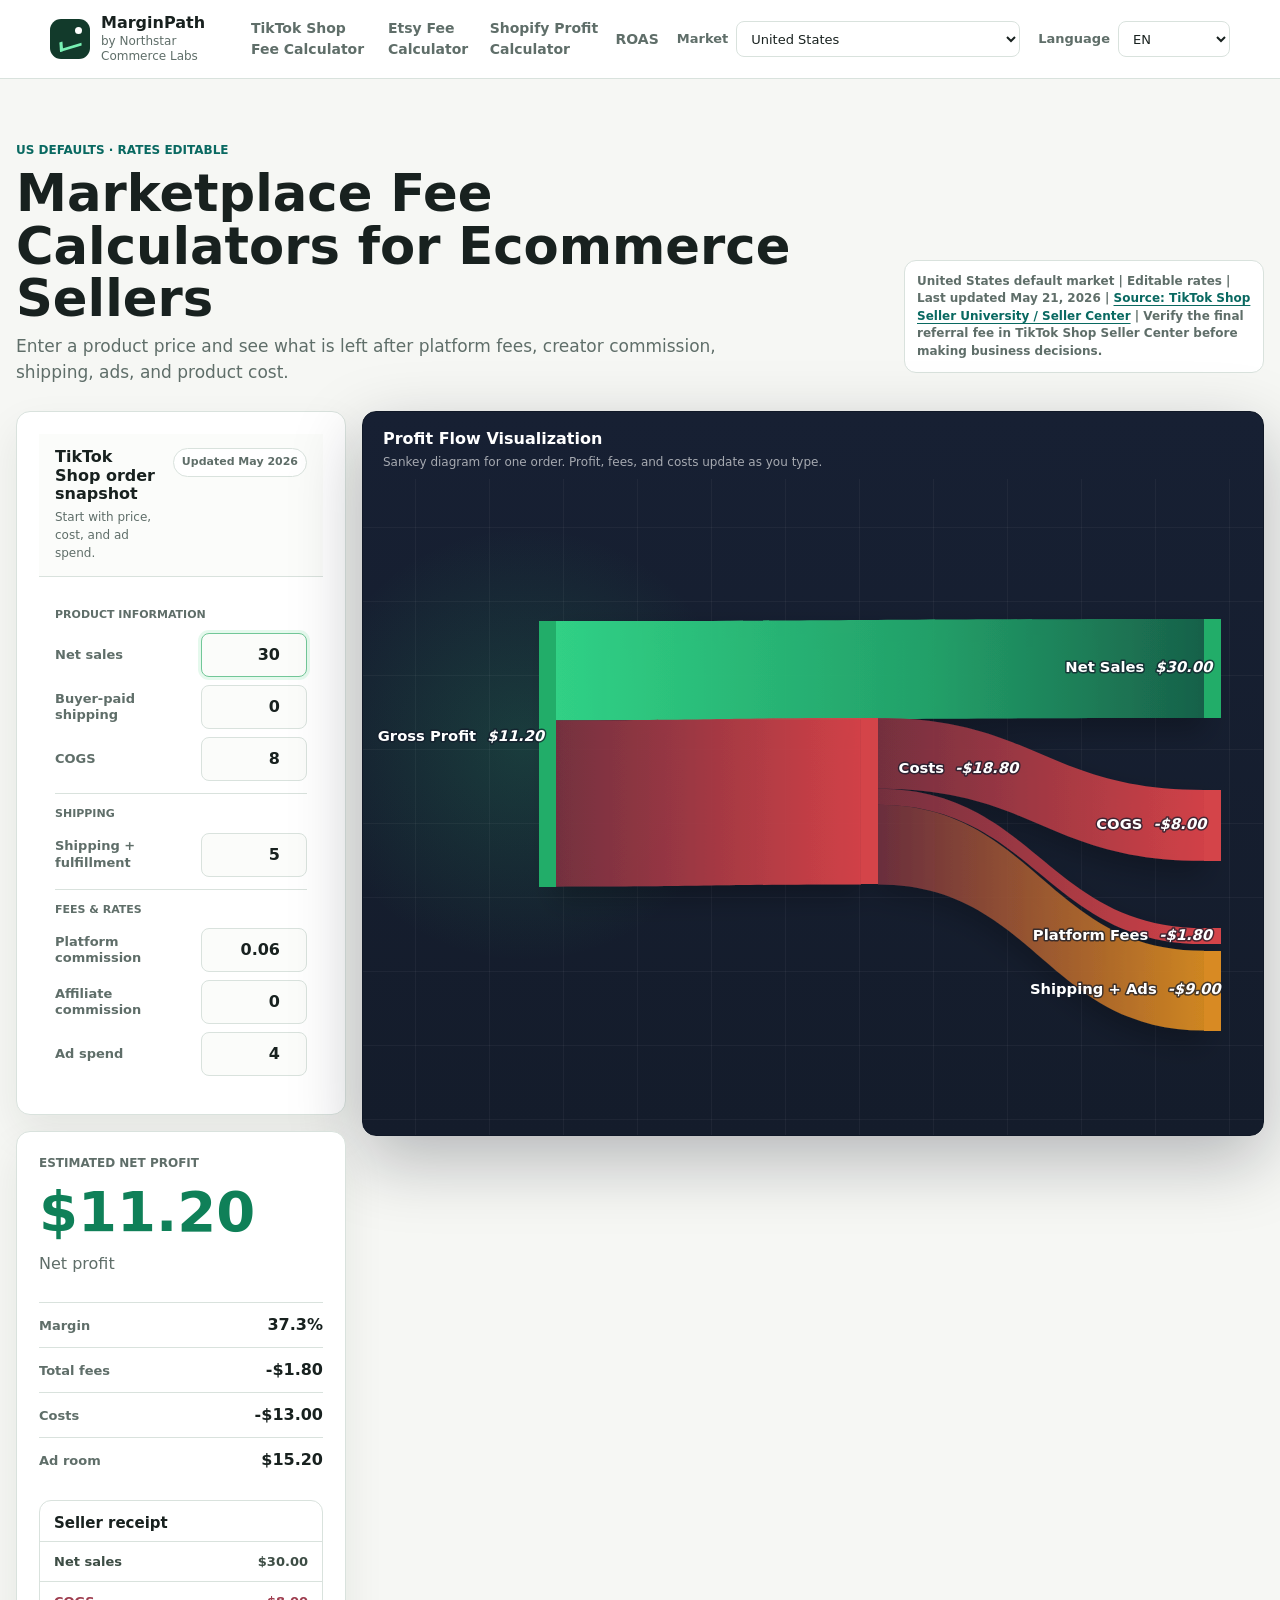
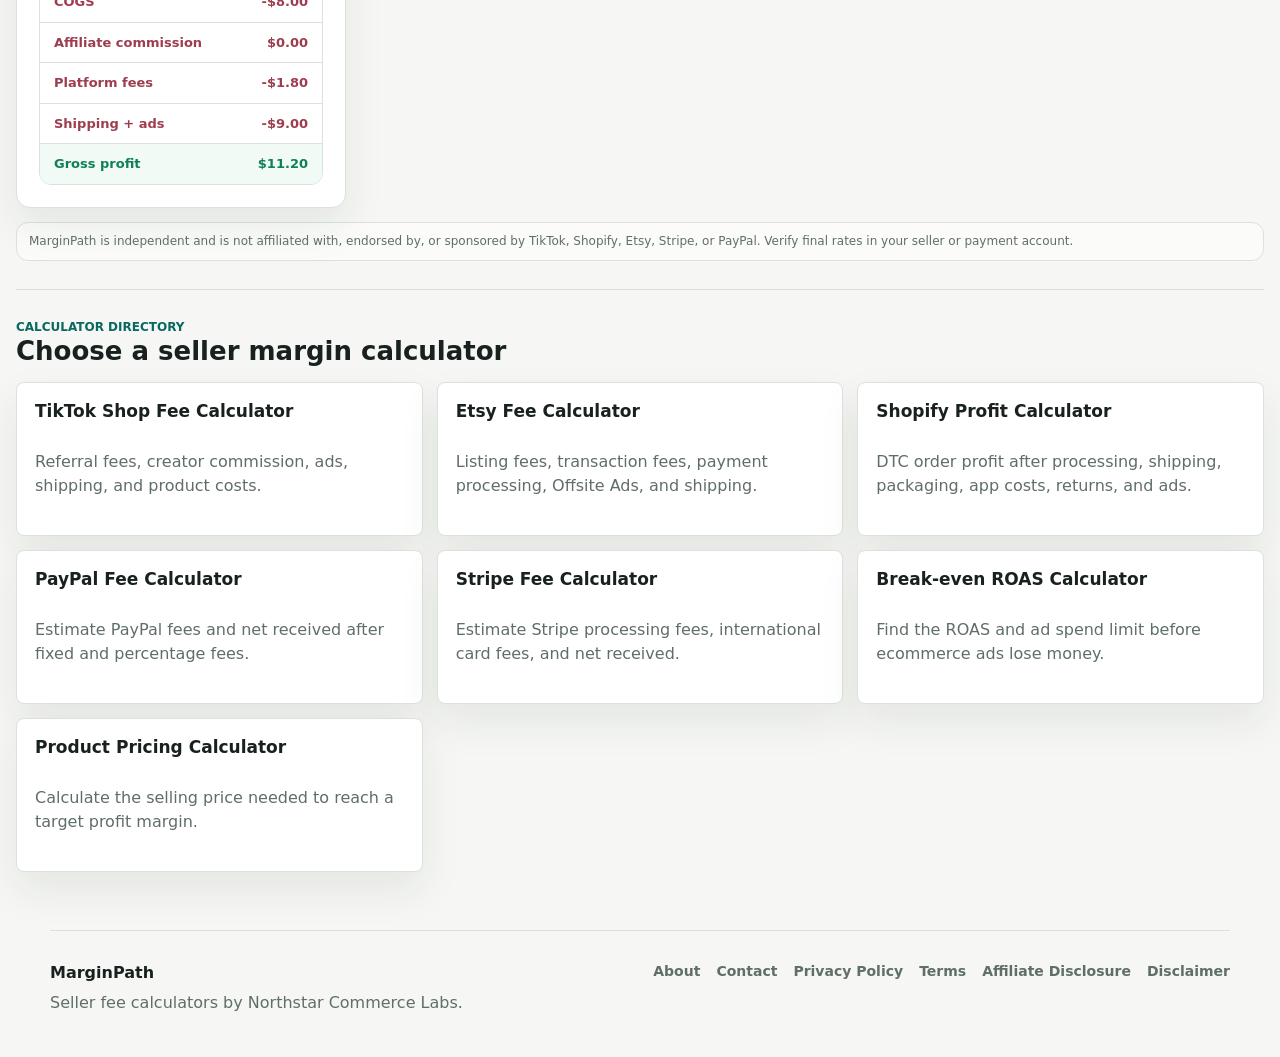
<file: index.html>
<!doctype html>
<html lang="en">
<head>
    <meta charset="utf-8">
    <meta name="viewport" content="width=device-width, initial-scale=1">
    <title>Marketplace Fee Calculators for Ecommerce Sellers | MarginPath</title>
    <meta name="description" content="Use MarginPath to estimate ecommerce seller profit after marketplace fees, creator commission, shipping, ads, and product cost.">
    <link rel="stylesheet" href="styles.css">
</head>
<body data-page="home">
    <header class="site-header">
        <a class="brand" href="index.html" aria-label="MarginPath home">
            <span class="brand-mark" aria-hidden="true"></span>
            <span>
                <strong>MarginPath</strong>
                <small>by Northstar Commerce Labs</small>
            </span>
        </a>
        <button class="menu-button" type="button" data-action="toggle-menu" aria-expanded="false" aria-controls="siteNav">Menu</button>
        <nav class="site-nav" id="siteNav" aria-label="Primary navigation">
            <a href="tiktok-shop-fee-calculator.html">TikTok Shop Fee Calculator</a>
            <a href="etsy-fee-calculator.html">Etsy Fee Calculator</a>
            <a href="shopify-profit-calculator.html">Shopify Profit Calculator</a>
            <a href="break-even-roas-calculator.html">ROAS</a>
            <label class="region-control">
                <span>Market</span>
                <select data-region-select aria-label="Default rate region">
                    <option value="US">United States</option>
                    <option value="UK">United Kingdom</option>
                    <option value="CA">Canada</option>
                    <option value="AU">Australia</option>
                    <option value="EU">European Union</option>
                    <option value="SEA">Southeast Asia</option>
                </select>
            </label>
            <label class="language-control">
                <span>Language</span>
                <select data-language-select aria-label="Interface language">
                    <option value="en">EN</option>
                    <option value="zh">&#31616;&#20307;&#20013;&#25991;</option>
                    <option value="es">ES</option>
                    <option value="de">DE</option>
                    <option value="fr">FR</option>
                    <option value="ja">JA</option>
                    <option value="ko">KO</option>
                </select>
            </label>
        </nav>
    </header>

    <main>
        <section class="marginpath-hero" aria-labelledby="homeTitle">
            <div>
                <p class="eyebrow">US defaults · Rates editable</p>
                <h1 id="homeTitle">Marketplace Fee Calculators for Ecommerce Sellers</h1>
                <p class="hero-lede">Enter a product price and see what is left after platform fees, creator commission, shipping, ads, and product cost.</p>
            </div>
            <p class="trust-card" data-rate-meta>US defaults. Rates are editable estimates. Verify final fees in your seller or payment account.</p>
        </section>

        <section class="marginpath-workbench" aria-label="TikTok Shop order profit snapshot">
            <form class="calculator-card sankey-input-card" data-home-calculator>
                <div class="card-head">
                    <div>
                        <h2>TikTok Shop order snapshot</h2>
                        <p>Start with price, cost, and ad spend.</p>
                    </div>
                    <span class="status-pill">Updated May 2026</span>
                </div>

                <div class="form-groups">
                    <div class="form-group">
                        <span class="group-title">Product Information</span>
                        <label>
                            <span>Net sales</span>
                            <input class="primary-input" name="itemPrice" type="number" step="0.01" value="30">
                        </label>
                        <label>
                            <span>Buyer-paid shipping</span>
                            <input name="buyerPaidShipping" type="number" step="0.01" value="0">
                        </label>
                        <label>
                            <span>COGS</span>
                            <input name="cogs" type="number" step="0.01" value="8">
                        </label>
                    </div>

                    <div class="form-group">
                        <span class="group-title">Shipping</span>
                        <label>
                            <span>Shipping + fulfillment</span>
                            <input name="combinedShippingCost" type="number" step="0.01" value="5">
                        </label>
                    </div>

                    <div class="form-group">
                        <span class="group-title">Fees & Rates</span>
                        <label>
                            <span>Platform commission</span>
                            <input name="referralFeeRate" type="number" step="0.001" value="0.06" data-rate-field>
                        </label>
                        <label>
                            <span>Affiliate commission</span>
                            <input name="affiliateCommissionRate" type="number" step="0.001" value="0.10">
                        </label>
                        <label>
                            <span>Ad spend</span>
                            <input name="adSpend" type="number" step="0.01" value="4">
                        </label>
                    </div>
                </div>
            </form>

            <section class="sankey-card" data-profit-sankey aria-labelledby="sankeyTitle">
                <div class="sankey-head">
                    <div>
                        <h2 id="sankeyTitle">Profit Flow Visualization</h2>
                        <p>Sankey diagram for one order. Profit, fees, and costs update as you type.</p>
                    </div>
                </div>

                <div class="sankey-stage" aria-hidden="true">
                    <div class="sankey-canvas alluvial-flow" data-sankey-canvas></div>
                </div>

                <div class="sankey-mobile-summary" aria-label="Profit flow summary">
                    <div class="mobile-flow-row positive"><span>Gross Profit</span><b data-sankey="profit">$8.20</b></div>
                    <div class="mobile-flow-row"><span>COGS</span><b data-sankey="cogs">-$8.00</b></div>
                    <div class="mobile-flow-row"><span>Affiliate</span><b data-sankey="affiliateCommission">-$3.00</b></div>
                    <div class="mobile-flow-row"><span>Platform fees</span><b data-sankey="referralFee">-$1.80</b></div>
                    <div class="mobile-flow-row"><span>Shipping + ads</span><b data-sankey="shippingAds">-$9.00</b></div>
                </div>
            </section>

            <aside class="result-card sankey-result-card" data-home-results aria-live="polite">
                <span class="label">Estimated net profit</span>
                <strong class="result-primary">$0.00</strong>
                <p>Net profit</p>
                <dl class="metric-list">
                    <div>
                        <dt>Margin</dt>
                        <dd data-result="profitMargin">0%</dd>
                    </div>
                    <div>
                        <dt>Total fees</dt>
                        <dd data-result="totalFees">$0.00</dd>
                    </div>
                    <div>
                        <dt>Costs</dt>
                        <dd data-result="totalCosts">$0.00</dd>
                    </div>
                    <div>
                        <dt>Ad room</dt>
                        <dd data-result="maxAdSpendBeforeLoss">$0.00</dd>
                    </div>
                </dl>
                <section class="seller-receipt" aria-label="Seller receipt">
                    <h3>Seller receipt</h3>
                    <div><span>Net sales</span><b data-receipt="grossRevenue">$30.00</b></div>
                    <div class="negative"><span>COGS</span><b data-receipt="cogs">-$8.00</b></div>
                    <div class="negative"><span>Affiliate commission</span><b data-receipt="affiliateCommission">-$3.00</b></div>
                    <div class="negative"><span>Platform fees</span><b data-receipt="referralFee">-$1.80</b></div>
                    <div class="negative"><span>Shipping + ads</span><b data-receipt="shippingAds">-$9.00</b></div>
                    <div class="positive"><span>Gross profit</span><b data-receipt="profit">$8.20</b></div>
                </section>
            </aside>
        </section>

        <p class="independence-note">MarginPath is independent and is not affiliated with, endorsed by, or sponsored by TikTok, Shopify, Etsy, Stripe, or PayPal. Verify final rates in your seller or payment account.</p>

        <section class="content-section" aria-labelledby="calculatorDirectory">
            <div class="section-heading">
                <p class="eyebrow">Calculator directory</p>
                <h2 id="calculatorDirectory">Choose a seller margin calculator</h2>
            </div>
            <div class="tool-grid">
                <a class="tool-card" href="tiktok-shop-fee-calculator.html">
                    <strong>TikTok Shop Fee Calculator</strong>
                    <span>Referral fees, creator commission, ads, shipping, and product costs.</span>
                </a>
                <a class="tool-card" href="etsy-fee-calculator.html">
                    <strong>Etsy Fee Calculator</strong>
                    <span>Listing fees, transaction fees, payment processing, Offsite Ads, and shipping.</span>
                </a>
                <a class="tool-card" href="shopify-profit-calculator.html">
                    <strong>Shopify Profit Calculator</strong>
                    <span>DTC order profit after processing, shipping, packaging, app costs, returns, and ads.</span>
                </a>
                <a class="tool-card" href="paypal-fee-calculator.html">
                    <strong>PayPal Fee Calculator</strong>
                    <span>Estimate PayPal fees and net received after fixed and percentage fees.</span>
                </a>
                <a class="tool-card" href="stripe-fee-calculator.html">
                    <strong>Stripe Fee Calculator</strong>
                    <span>Estimate Stripe processing fees, international card fees, and net received.</span>
                </a>
                <a class="tool-card" href="break-even-roas-calculator.html">
                    <strong>Break-even ROAS Calculator</strong>
                    <span>Find the ROAS and ad spend limit before ecommerce ads lose money.</span>
                </a>
                <a class="tool-card" href="product-pricing-calculator.html">
                    <strong>Product Pricing Calculator</strong>
                    <span>Calculate the selling price needed to reach a target profit margin.</span>
                </a>
            </div>
        </section>
    </main>

    <footer class="site-footer">
        <div>
            <strong>MarginPath</strong>
            <p>Seller fee calculators by Northstar Commerce Labs.</p>
        </div>
        <nav aria-label="Footer navigation">
            <a href="about.html">About</a>
            <a href="contact.html">Contact</a>
            <a href="privacy-policy.html">Privacy Policy</a>
            <a href="terms-of-use.html">Terms</a>
            <a href="affiliate-disclosure.html">Affiliate Disclosure</a>
            <a href="disclaimer.html">Disclaimer</a>
        </nav>
    </footer>

    <div class="modal" hidden></div>
    <div class="toast" hidden></div>

    <script src="rates.js"></script>
    <script src="calculator-core.js"></script>
    <script src="calculator-pages.js"></script>
    <script src="sankey-renderer.js"></script>
    <script src="script.js"></script>
</body>
</html>
</file>
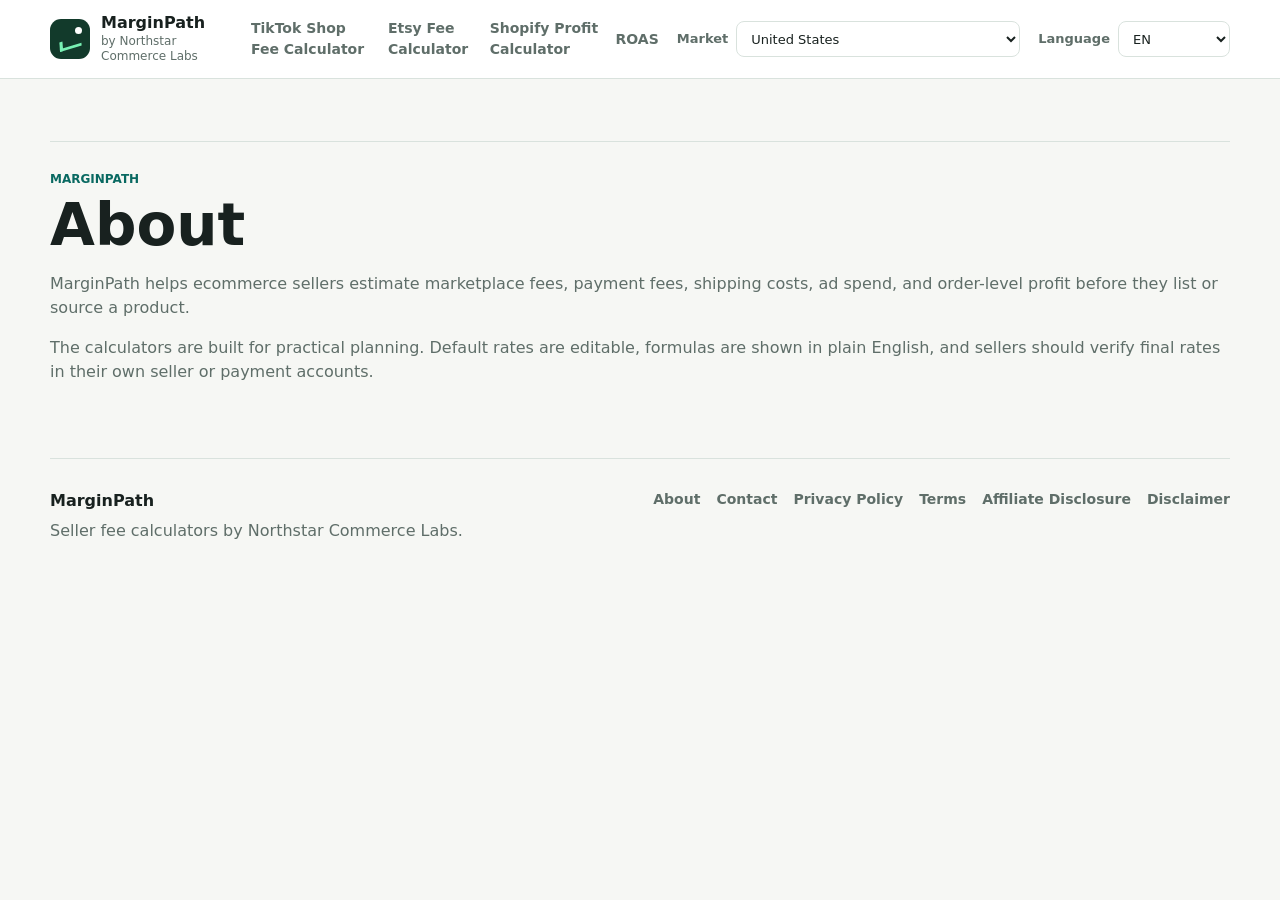
<file: about.html>
<!doctype html>
<html lang="en">
<head>
    <meta charset="utf-8">
    <meta name="viewport" content="width=device-width, initial-scale=1">
    <title>About | MarginPath</title>
    <meta name="description" content="Learn about MarginPath, a calculator hub for ecommerce seller fees and profit margins by Northstar Commerce Labs.">
    <link rel="stylesheet" href="styles.css">
</head>
<body data-page="content">
    <div data-shared-header></div>
    <main>
        <article class="content-section">
            <p class="eyebrow">MarginPath</p>
            <h1>About</h1>
            <p>MarginPath helps ecommerce sellers estimate marketplace fees, payment fees, shipping costs, ad spend, and order-level profit before they list or source a product.</p>
            <p>The calculators are built for practical planning. Default rates are editable, formulas are shown in plain English, and sellers should verify final rates in their own seller or payment accounts.</p>
        </article>
    </main>
    <div data-shared-footer></div>
    <script src="rates.js"></script>
    <script src="calculator-core.js"></script>
    <script src="calculator-pages.js"></script>
    <script src="script.js"></script>
</body>
</html>
</file>
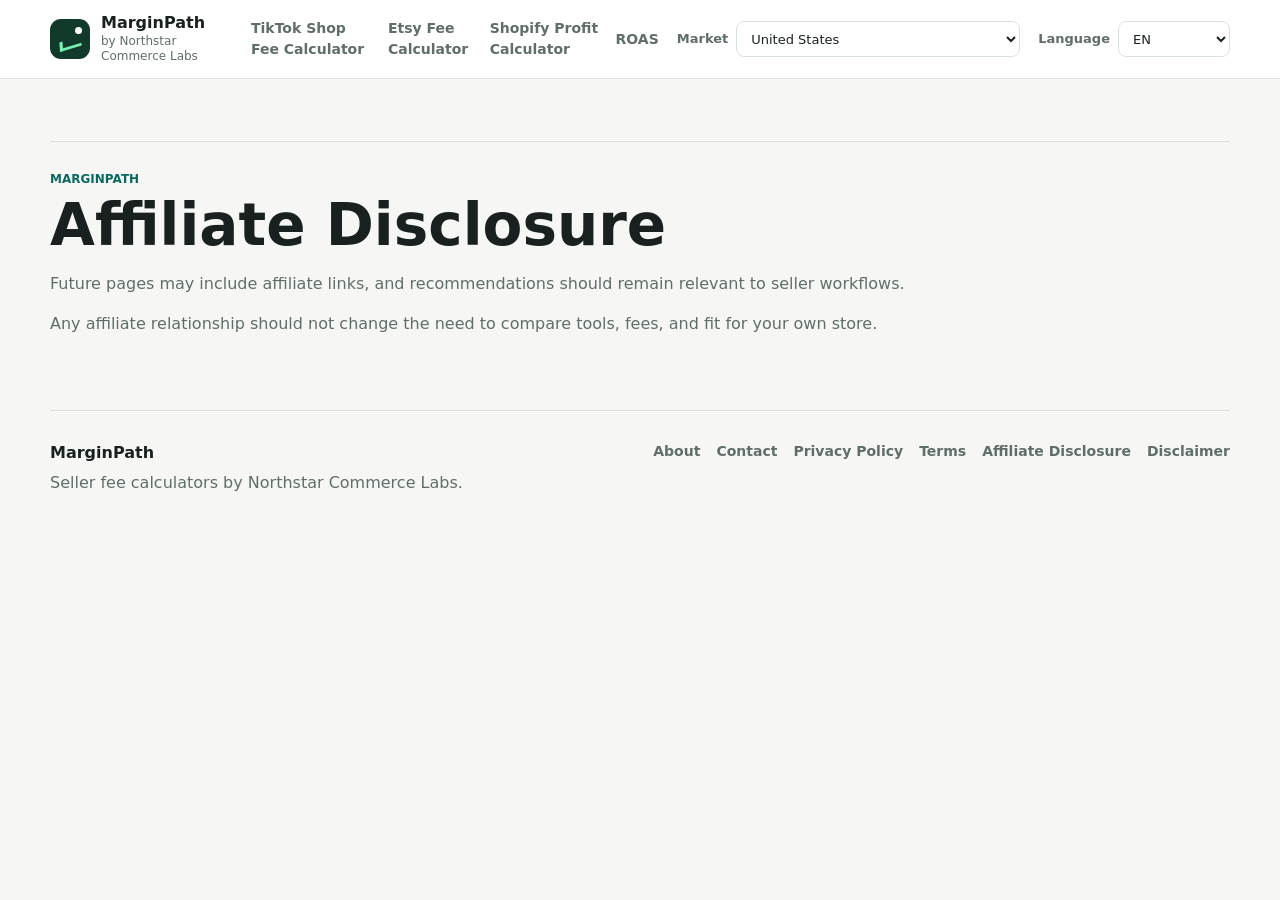
<file: affiliate-disclosure.html>
<!doctype html>
<html lang="en">
<head>
    <meta charset="utf-8">
    <meta name="viewport" content="width=device-width, initial-scale=1">
    <title>Affiliate Disclosure | MarginPath</title>
    <meta name="description" content="Read the MarginPath affiliate disclosure for future partner links and recommendations.">
    <link rel="stylesheet" href="styles.css">
</head>
<body data-page="content">
    <div data-shared-header></div>
    <main>
        <article class="content-section">
            <p class="eyebrow">MarginPath</p>
            <h1>Affiliate Disclosure</h1>
            <p>Future pages may include affiliate links, and recommendations should remain relevant to seller workflows.</p>
            <p>Any affiliate relationship should not change the need to compare tools, fees, and fit for your own store.</p>
        </article>
    </main>
    <div data-shared-footer></div>
    <script src="rates.js"></script>
    <script src="calculator-core.js"></script>
    <script src="calculator-pages.js"></script>
    <script src="script.js"></script>
</body>
</html>
</file>
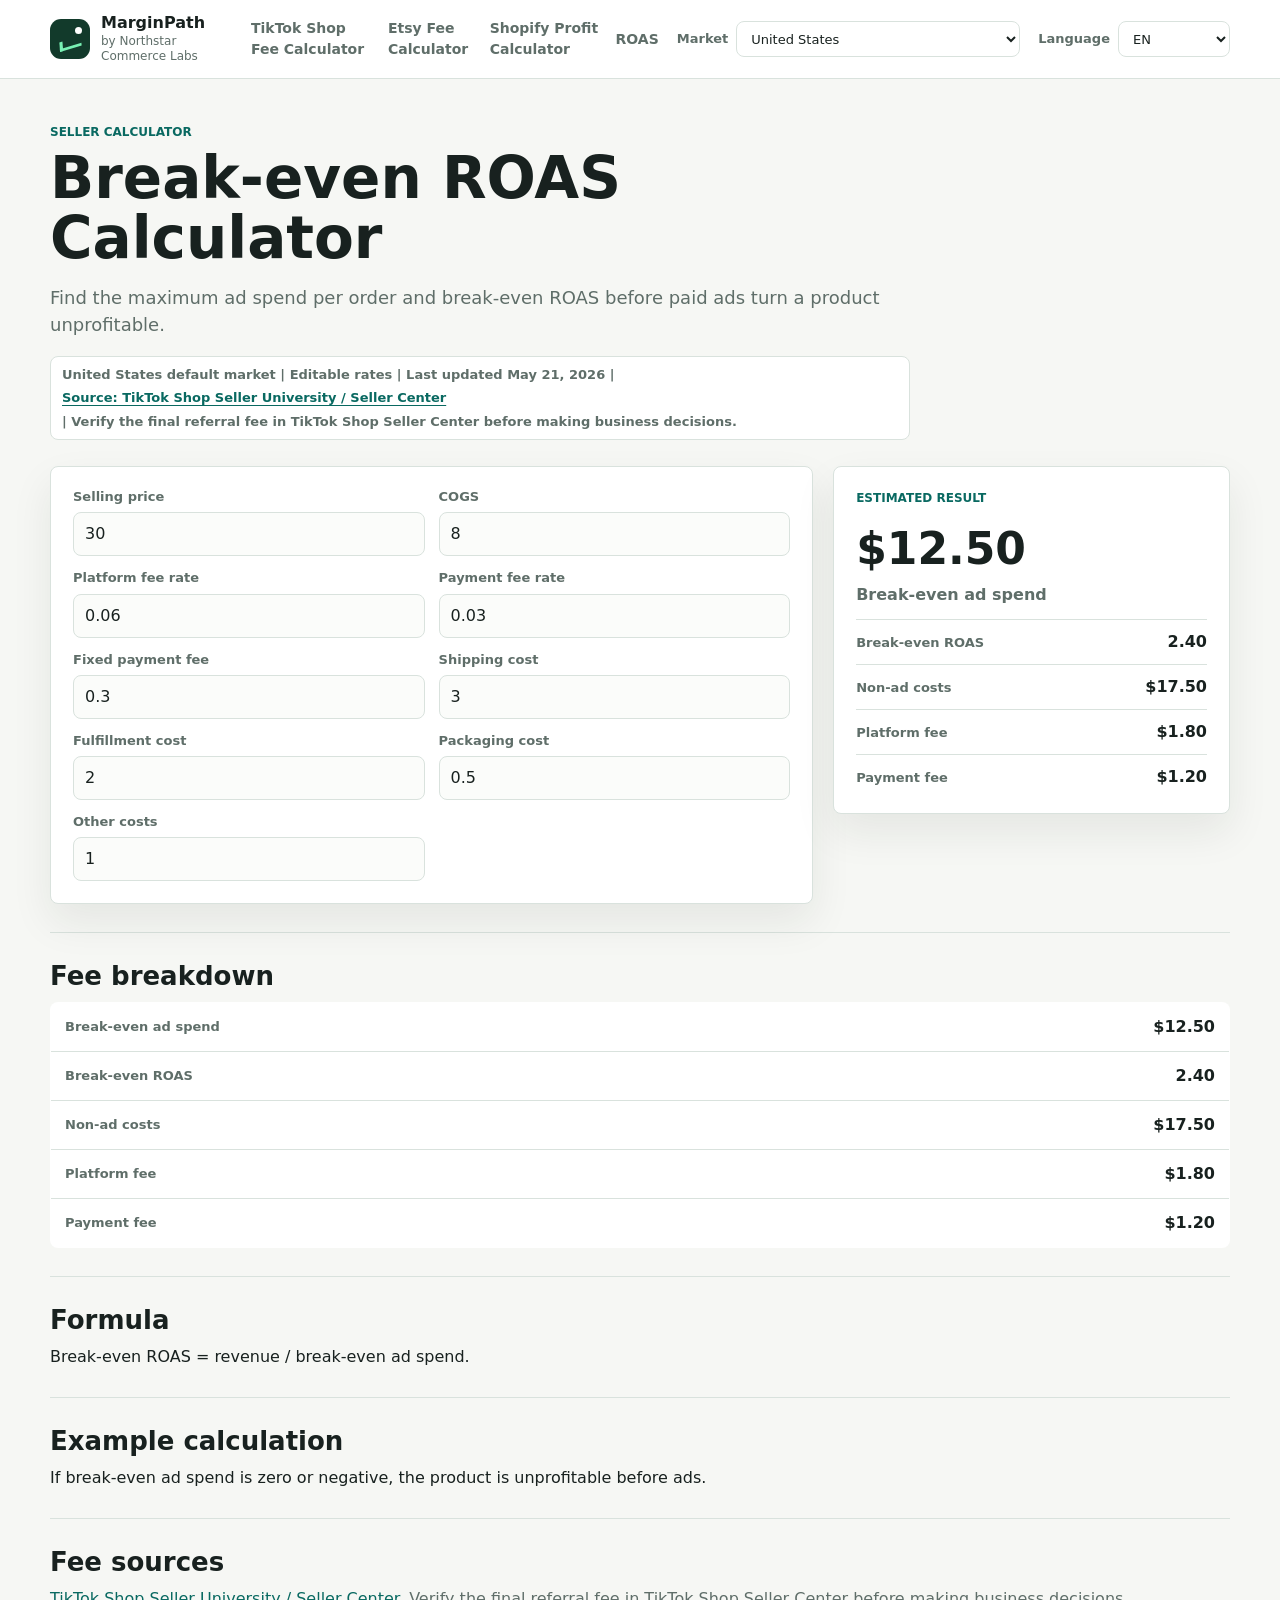
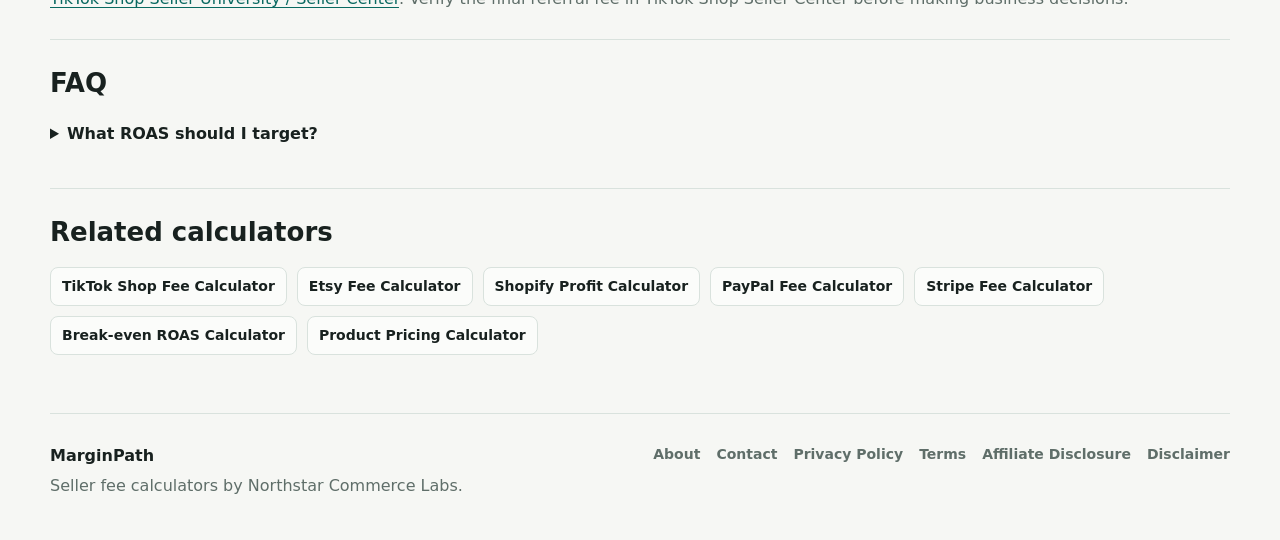
<file: break-even-roas-calculator.html>
<!doctype html>
<html lang="en">
<head>
    <meta charset="utf-8">
    <meta name="viewport" content="width=device-width, initial-scale=1">
    <title>Break-even ROAS Calculator | MarginPath</title>
    <meta name="description" content="Calculate break-even ROAS and maximum ad spend per order before ecommerce ads lose money.">
    <link rel="stylesheet" href="styles.css">
</head>
<body data-page="calculator" data-calculator="roas">
    <div data-shared-header></div>

    <main class="calculator-page">
        <section class="calculator-hero">
            <p class="eyebrow">Seller calculator</p>
            <h1 data-calculator-title>Break-even ROAS Calculator</h1>
            <p data-calculator-intro>Calculate break-even ROAS and maximum ad spend per order before ecommerce ads lose money.</p>
            <div class="trust-strip" data-rate-meta>Last updated May 21, 2026</div>
        </section>

        <section class="calculator-layout" aria-label="Calculator">
            <form class="calculator-card" data-calculator-form></form>
            <aside class="result-card" data-calculator-results aria-live="polite"></aside>
        </section>

        <section class="content-section" aria-labelledby="feeBreakdown">
            <h2 id="feeBreakdown">Fee breakdown</h2>
            <div data-fee-breakdown></div>
        </section>

        <section class="content-section" aria-labelledby="formula">
            <h2 id="formula">Formula</h2>
            <div data-calculator-formula></div>
        </section>

        <section class="content-section" aria-labelledby="exampleCalculation">
            <h2 id="exampleCalculation">Example calculation</h2>
            <div data-calculator-example></div>
        </section>

        <section class="content-section" aria-labelledby="feeSources">
            <h2 id="feeSources">Fee sources</h2>
            <div data-fee-sources></div>
        </section>

        <section class="content-section" aria-labelledby="faq">
            <h2 id="faq">FAQ</h2>
            <div data-calculator-faq></div>
        </section>

        <section class="content-section related-links" aria-labelledby="relatedCalculators">
            <h2 id="relatedCalculators">Related calculators</h2>
            <a href="tiktok-shop-fee-calculator.html">TikTok Shop Fee Calculator</a>
            <a href="etsy-fee-calculator.html">Etsy Fee Calculator</a>
            <a href="shopify-profit-calculator.html">Shopify Profit Calculator</a>
            <a href="paypal-fee-calculator.html">PayPal Fee Calculator</a>
            <a href="stripe-fee-calculator.html">Stripe Fee Calculator</a>
            <a href="break-even-roas-calculator.html">Break-even ROAS Calculator</a>
            <a href="product-pricing-calculator.html">Product Pricing Calculator</a>
        </section>
    </main>

    <div data-shared-footer></div>

    <div class="modal" hidden>
        <span id="modalKicker"></span>
        <h2 id="modalTitle"></h2>
        <div id="modalBody"></div>
    </div>
    <div class="toast" hidden></div>

    <script src="rates.js"></script>
    <script src="calculator-core.js"></script>
    <script src="calculator-pages.js"></script>
    <script src="script.js"></script>
</body>
</html>
</file>
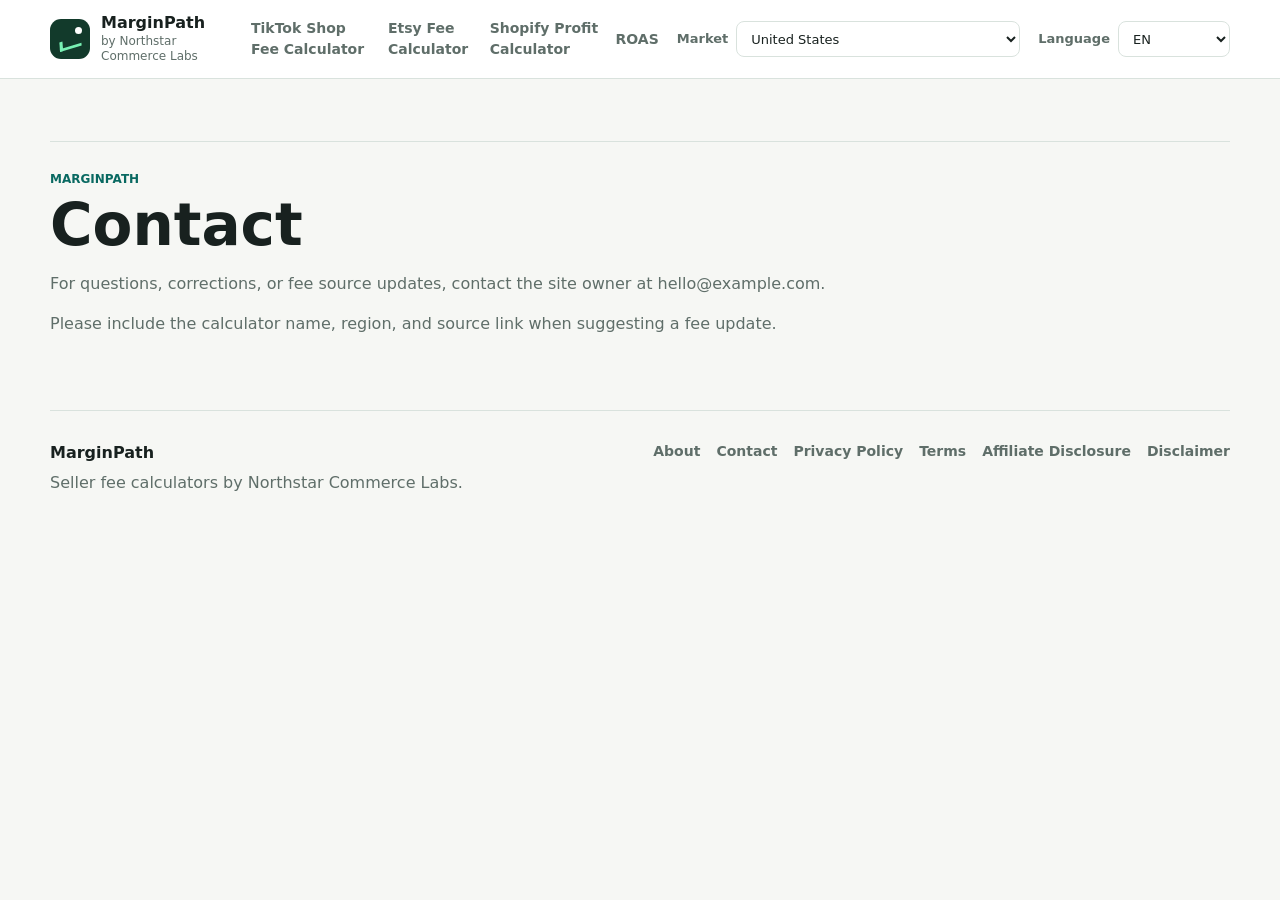
<file: contact.html>
<!doctype html>
<html lang="en">
<head>
    <meta charset="utf-8">
    <meta name="viewport" content="width=device-width, initial-scale=1">
    <title>Contact | MarginPath</title>
    <meta name="description" content="Contact MarginPath with questions, corrections, or fee source updates.">
    <link rel="stylesheet" href="styles.css">
</head>
<body data-page="content">
    <div data-shared-header></div>
    <main>
        <article class="content-section">
            <p class="eyebrow">MarginPath</p>
            <h1>Contact</h1>
            <p>For questions, corrections, or fee source updates, contact the site owner at hello@example.com.</p>
            <p>Please include the calculator name, region, and source link when suggesting a fee update.</p>
        </article>
    </main>
    <div data-shared-footer></div>
    <script src="rates.js"></script>
    <script src="calculator-core.js"></script>
    <script src="calculator-pages.js"></script>
    <script src="script.js"></script>
</body>
</html>
</file>
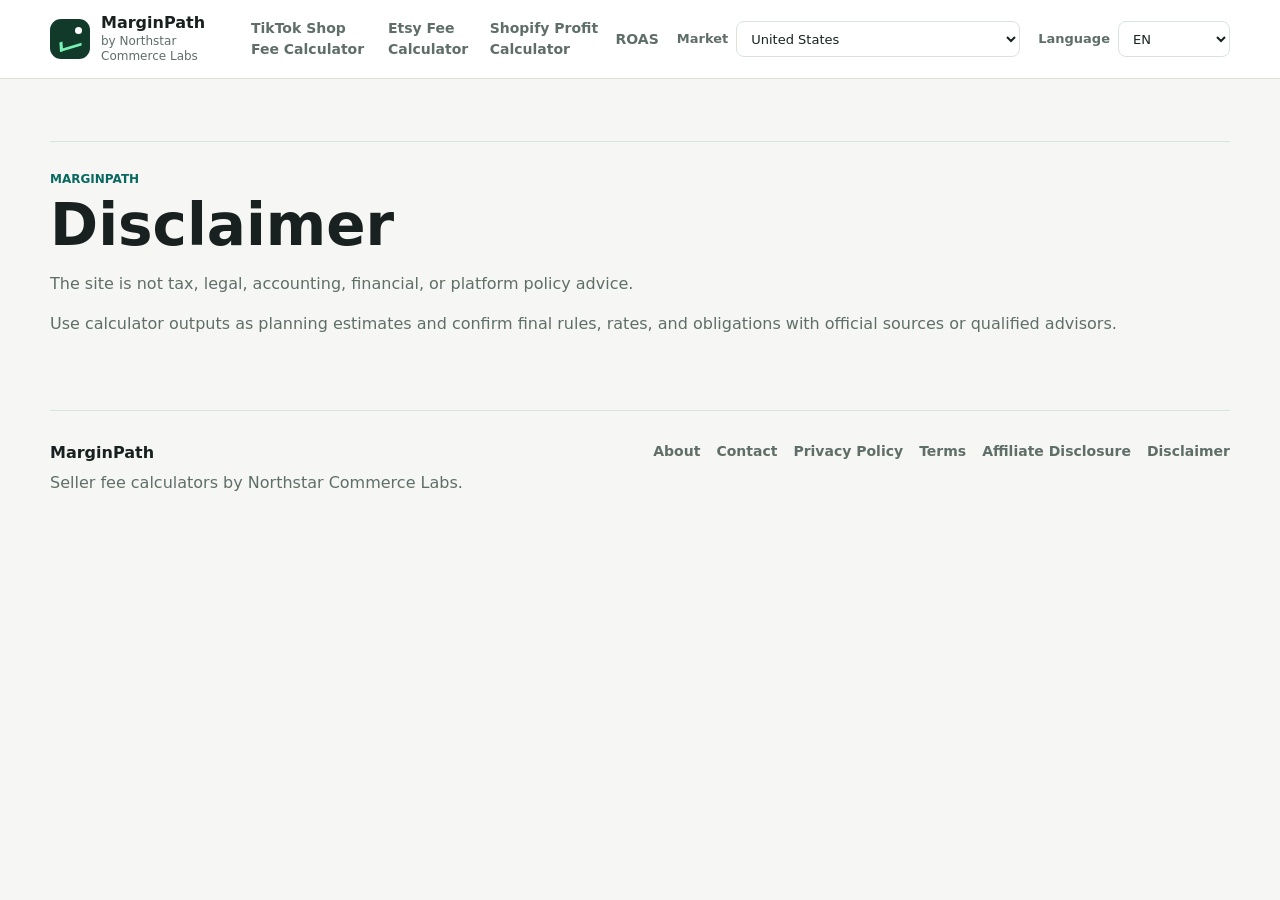
<file: disclaimer.html>
<!doctype html>
<html lang="en">
<head>
    <meta charset="utf-8">
    <meta name="viewport" content="width=device-width, initial-scale=1">
    <title>Disclaimer | MarginPath</title>
    <meta name="description" content="Read the MarginPath disclaimer for ecommerce fee and margin estimates.">
    <link rel="stylesheet" href="styles.css">
</head>
<body data-page="content">
    <div data-shared-header></div>
    <main>
        <article class="content-section">
            <p class="eyebrow">MarginPath</p>
            <h1>Disclaimer</h1>
            <p>The site is not tax, legal, accounting, financial, or platform policy advice.</p>
            <p>Use calculator outputs as planning estimates and confirm final rules, rates, and obligations with official sources or qualified advisors.</p>
        </article>
    </main>
    <div data-shared-footer></div>
    <script src="rates.js"></script>
    <script src="calculator-core.js"></script>
    <script src="calculator-pages.js"></script>
    <script src="script.js"></script>
</body>
</html>
</file>
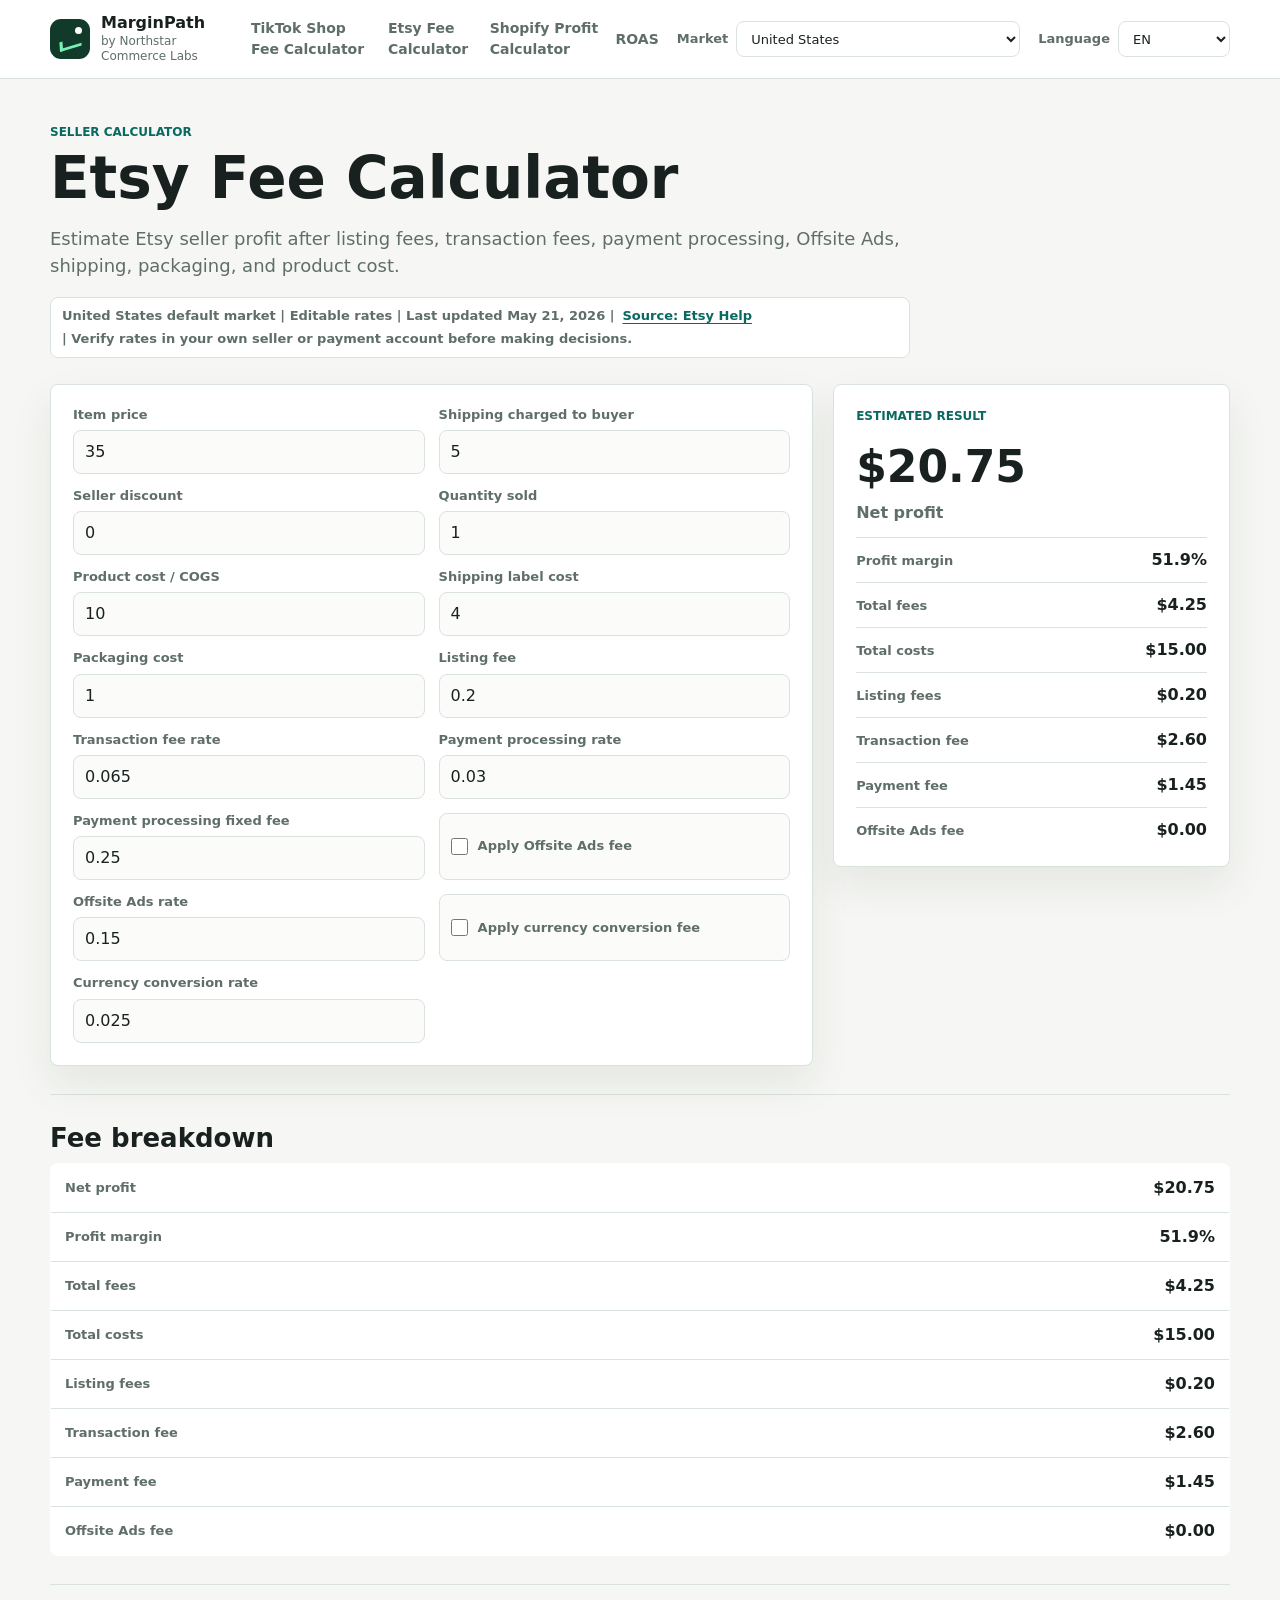
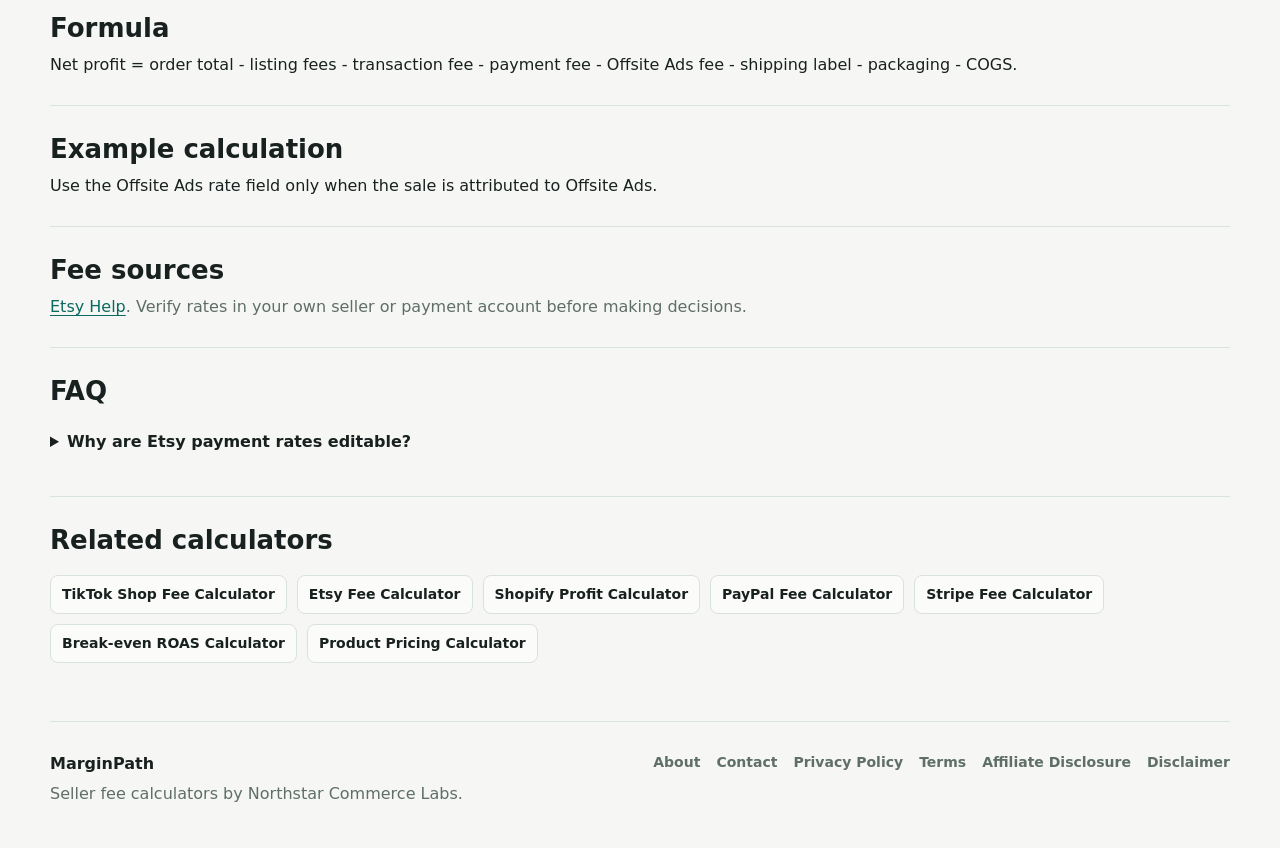
<file: etsy-fee-calculator.html>
<!doctype html>
<html lang="en">
<head>
    <meta charset="utf-8">
    <meta name="viewport" content="width=device-width, initial-scale=1">
    <title>Etsy Fee Calculator | MarginPath</title>
    <meta name="description" content="Calculate Etsy seller profit after listing fees, transaction fees, payment processing, Offsite Ads, shipping, packaging, and product cost.">
    <link rel="stylesheet" href="styles.css">
</head>
<body data-page="calculator" data-calculator="etsy">
    <div data-shared-header></div>

    <main class="calculator-page">
        <section class="calculator-hero">
            <p class="eyebrow">Seller calculator</p>
            <h1 data-calculator-title>Etsy Fee Calculator</h1>
            <p data-calculator-intro>Calculate Etsy seller profit after listing fees, transaction fees, payment processing, Offsite Ads, shipping, packaging, and product cost.</p>
            <div class="trust-strip" data-rate-meta>Last updated May 21, 2026</div>
        </section>

        <section class="calculator-layout" aria-label="Calculator">
            <form class="calculator-card" data-calculator-form></form>
            <aside class="result-card" data-calculator-results aria-live="polite"></aside>
        </section>

        <section class="content-section" aria-labelledby="feeBreakdown">
            <h2 id="feeBreakdown">Fee breakdown</h2>
            <div data-fee-breakdown></div>
        </section>

        <section class="content-section" aria-labelledby="formula">
            <h2 id="formula">Formula</h2>
            <div data-calculator-formula></div>
        </section>

        <section class="content-section" aria-labelledby="exampleCalculation">
            <h2 id="exampleCalculation">Example calculation</h2>
            <div data-calculator-example></div>
        </section>

        <section class="content-section" aria-labelledby="feeSources">
            <h2 id="feeSources">Fee sources</h2>
            <div data-fee-sources></div>
        </section>

        <section class="content-section" aria-labelledby="faq">
            <h2 id="faq">FAQ</h2>
            <div data-calculator-faq></div>
        </section>

        <section class="content-section related-links" aria-labelledby="relatedCalculators">
            <h2 id="relatedCalculators">Related calculators</h2>
            <a href="tiktok-shop-fee-calculator.html">TikTok Shop Fee Calculator</a>
            <a href="etsy-fee-calculator.html">Etsy Fee Calculator</a>
            <a href="shopify-profit-calculator.html">Shopify Profit Calculator</a>
            <a href="paypal-fee-calculator.html">PayPal Fee Calculator</a>
            <a href="stripe-fee-calculator.html">Stripe Fee Calculator</a>
            <a href="break-even-roas-calculator.html">Break-even ROAS Calculator</a>
            <a href="product-pricing-calculator.html">Product Pricing Calculator</a>
        </section>
    </main>

    <div data-shared-footer></div>

    <div class="modal" hidden>
        <span id="modalKicker"></span>
        <h2 id="modalTitle"></h2>
        <div id="modalBody"></div>
    </div>
    <div class="toast" hidden></div>

    <script src="rates.js"></script>
    <script src="calculator-core.js"></script>
    <script src="calculator-pages.js"></script>
    <script src="script.js"></script>
</body>
</html>
</file>
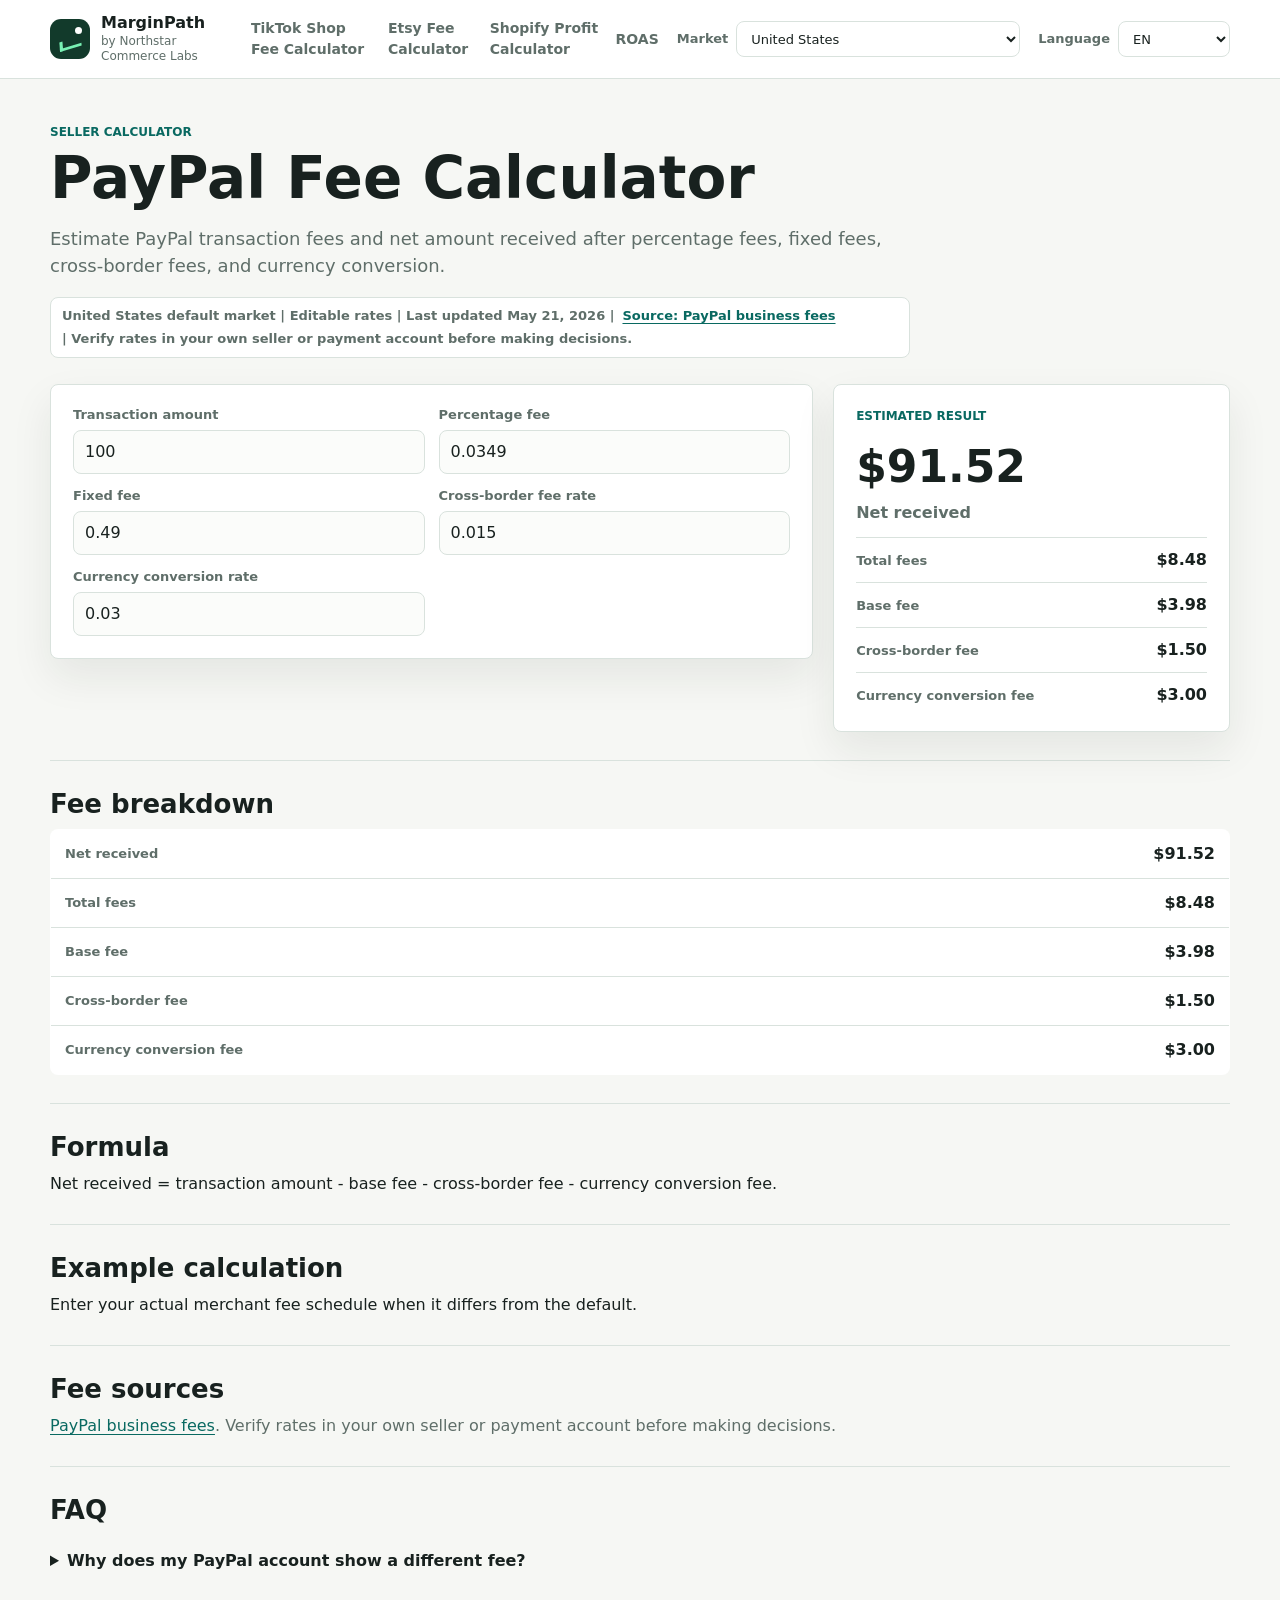
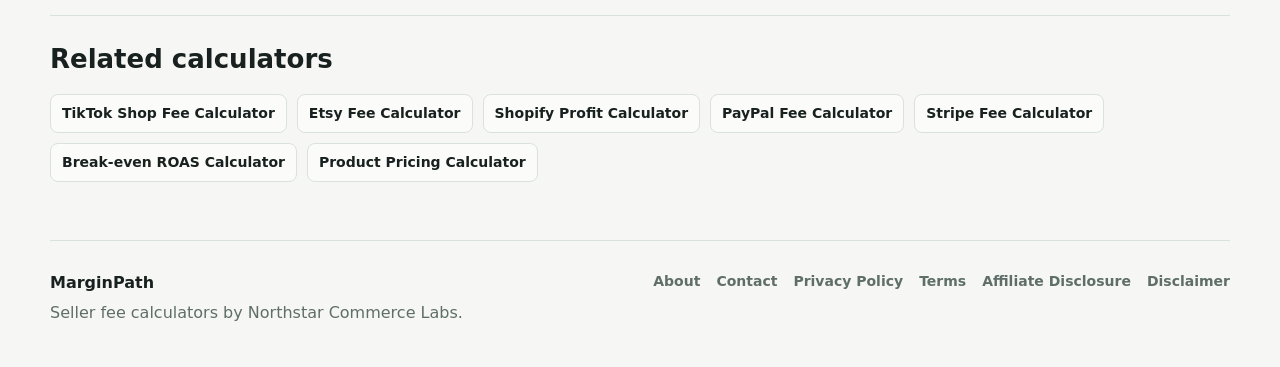
<file: paypal-fee-calculator.html>
<!doctype html>
<html lang="en">
<head>
    <meta charset="utf-8">
    <meta name="viewport" content="width=device-width, initial-scale=1">
    <title>PayPal Fee Calculator | MarginPath</title>
    <meta name="description" content="Estimate PayPal transaction fees and net received after percentage fees, fixed fees, cross-border fees, and currency conversion.">
    <link rel="stylesheet" href="styles.css">
</head>
<body data-page="calculator" data-calculator="paypal">
    <div data-shared-header></div>

    <main class="calculator-page">
        <section class="calculator-hero">
            <p class="eyebrow">Seller calculator</p>
            <h1 data-calculator-title>PayPal Fee Calculator</h1>
            <p data-calculator-intro>Estimate PayPal transaction fees and net received after percentage fees, fixed fees, cross-border fees, and currency conversion.</p>
            <div class="trust-strip" data-rate-meta>Last updated May 21, 2026</div>
        </section>

        <section class="calculator-layout" aria-label="Calculator">
            <form class="calculator-card" data-calculator-form></form>
            <aside class="result-card" data-calculator-results aria-live="polite"></aside>
        </section>

        <section class="content-section" aria-labelledby="feeBreakdown">
            <h2 id="feeBreakdown">Fee breakdown</h2>
            <div data-fee-breakdown></div>
        </section>

        <section class="content-section" aria-labelledby="formula">
            <h2 id="formula">Formula</h2>
            <div data-calculator-formula></div>
        </section>

        <section class="content-section" aria-labelledby="exampleCalculation">
            <h2 id="exampleCalculation">Example calculation</h2>
            <div data-calculator-example></div>
        </section>

        <section class="content-section" aria-labelledby="feeSources">
            <h2 id="feeSources">Fee sources</h2>
            <div data-fee-sources></div>
        </section>

        <section class="content-section" aria-labelledby="faq">
            <h2 id="faq">FAQ</h2>
            <div data-calculator-faq></div>
        </section>

        <section class="content-section related-links" aria-labelledby="relatedCalculators">
            <h2 id="relatedCalculators">Related calculators</h2>
            <a href="tiktok-shop-fee-calculator.html">TikTok Shop Fee Calculator</a>
            <a href="etsy-fee-calculator.html">Etsy Fee Calculator</a>
            <a href="shopify-profit-calculator.html">Shopify Profit Calculator</a>
            <a href="paypal-fee-calculator.html">PayPal Fee Calculator</a>
            <a href="stripe-fee-calculator.html">Stripe Fee Calculator</a>
            <a href="break-even-roas-calculator.html">Break-even ROAS Calculator</a>
            <a href="product-pricing-calculator.html">Product Pricing Calculator</a>
        </section>
    </main>

    <div data-shared-footer></div>

    <div class="modal" hidden>
        <span id="modalKicker"></span>
        <h2 id="modalTitle"></h2>
        <div id="modalBody"></div>
    </div>
    <div class="toast" hidden></div>

    <script src="rates.js"></script>
    <script src="calculator-core.js"></script>
    <script src="calculator-pages.js"></script>
    <script src="script.js"></script>
</body>
</html>
</file>
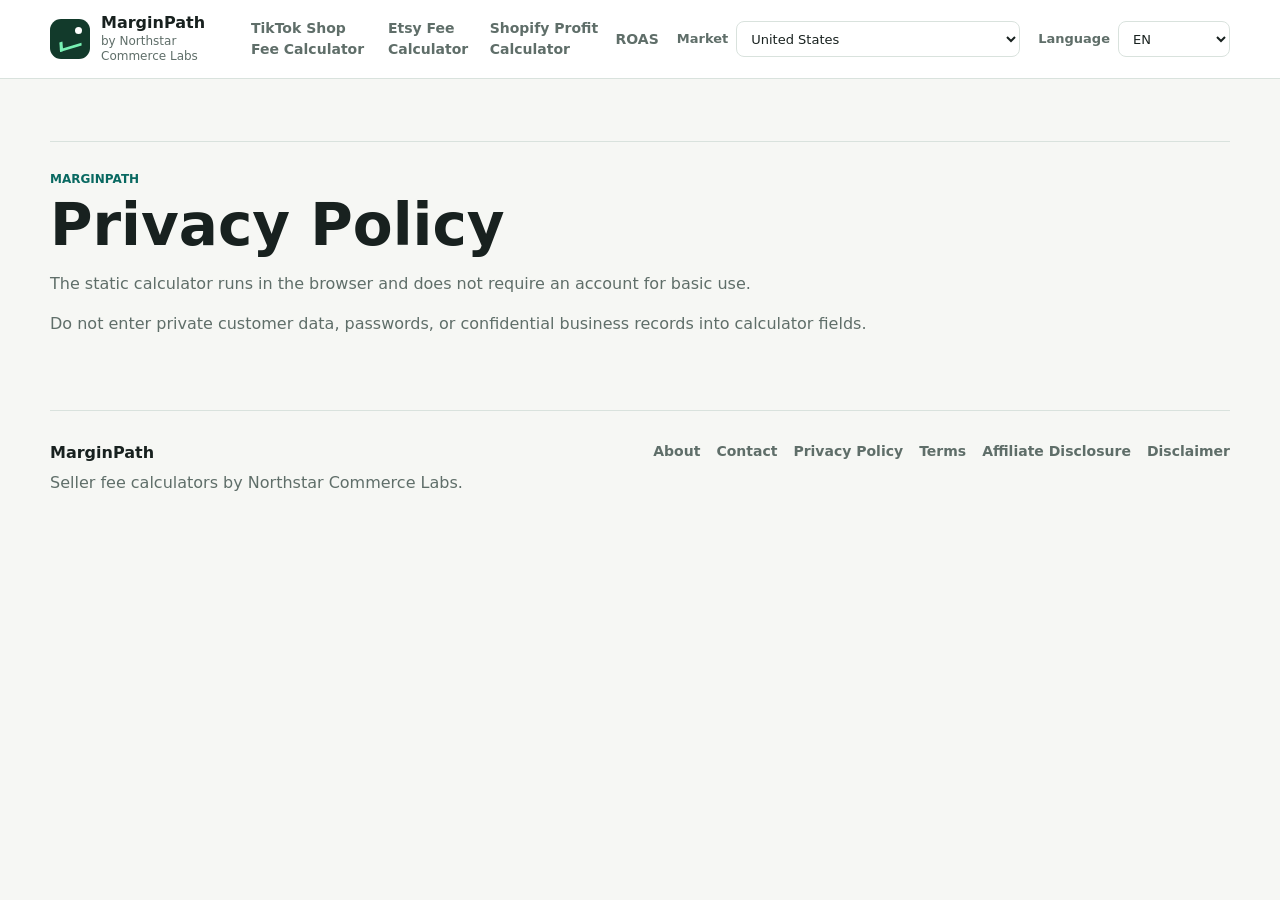
<file: privacy-policy.html>
<!doctype html>
<html lang="en">
<head>
    <meta charset="utf-8">
    <meta name="viewport" content="width=device-width, initial-scale=1">
    <title>Privacy Policy | MarginPath</title>
    <meta name="description" content="Read the MarginPath privacy policy for browser-based calculator use.">
    <link rel="stylesheet" href="styles.css">
</head>
<body data-page="content">
    <div data-shared-header></div>
    <main>
        <article class="content-section">
            <p class="eyebrow">MarginPath</p>
            <h1>Privacy Policy</h1>
            <p>The static calculator runs in the browser and does not require an account for basic use.</p>
            <p>Do not enter private customer data, passwords, or confidential business records into calculator fields.</p>
        </article>
    </main>
    <div data-shared-footer></div>
    <script src="rates.js"></script>
    <script src="calculator-core.js"></script>
    <script src="calculator-pages.js"></script>
    <script src="script.js"></script>
</body>
</html>
</file>
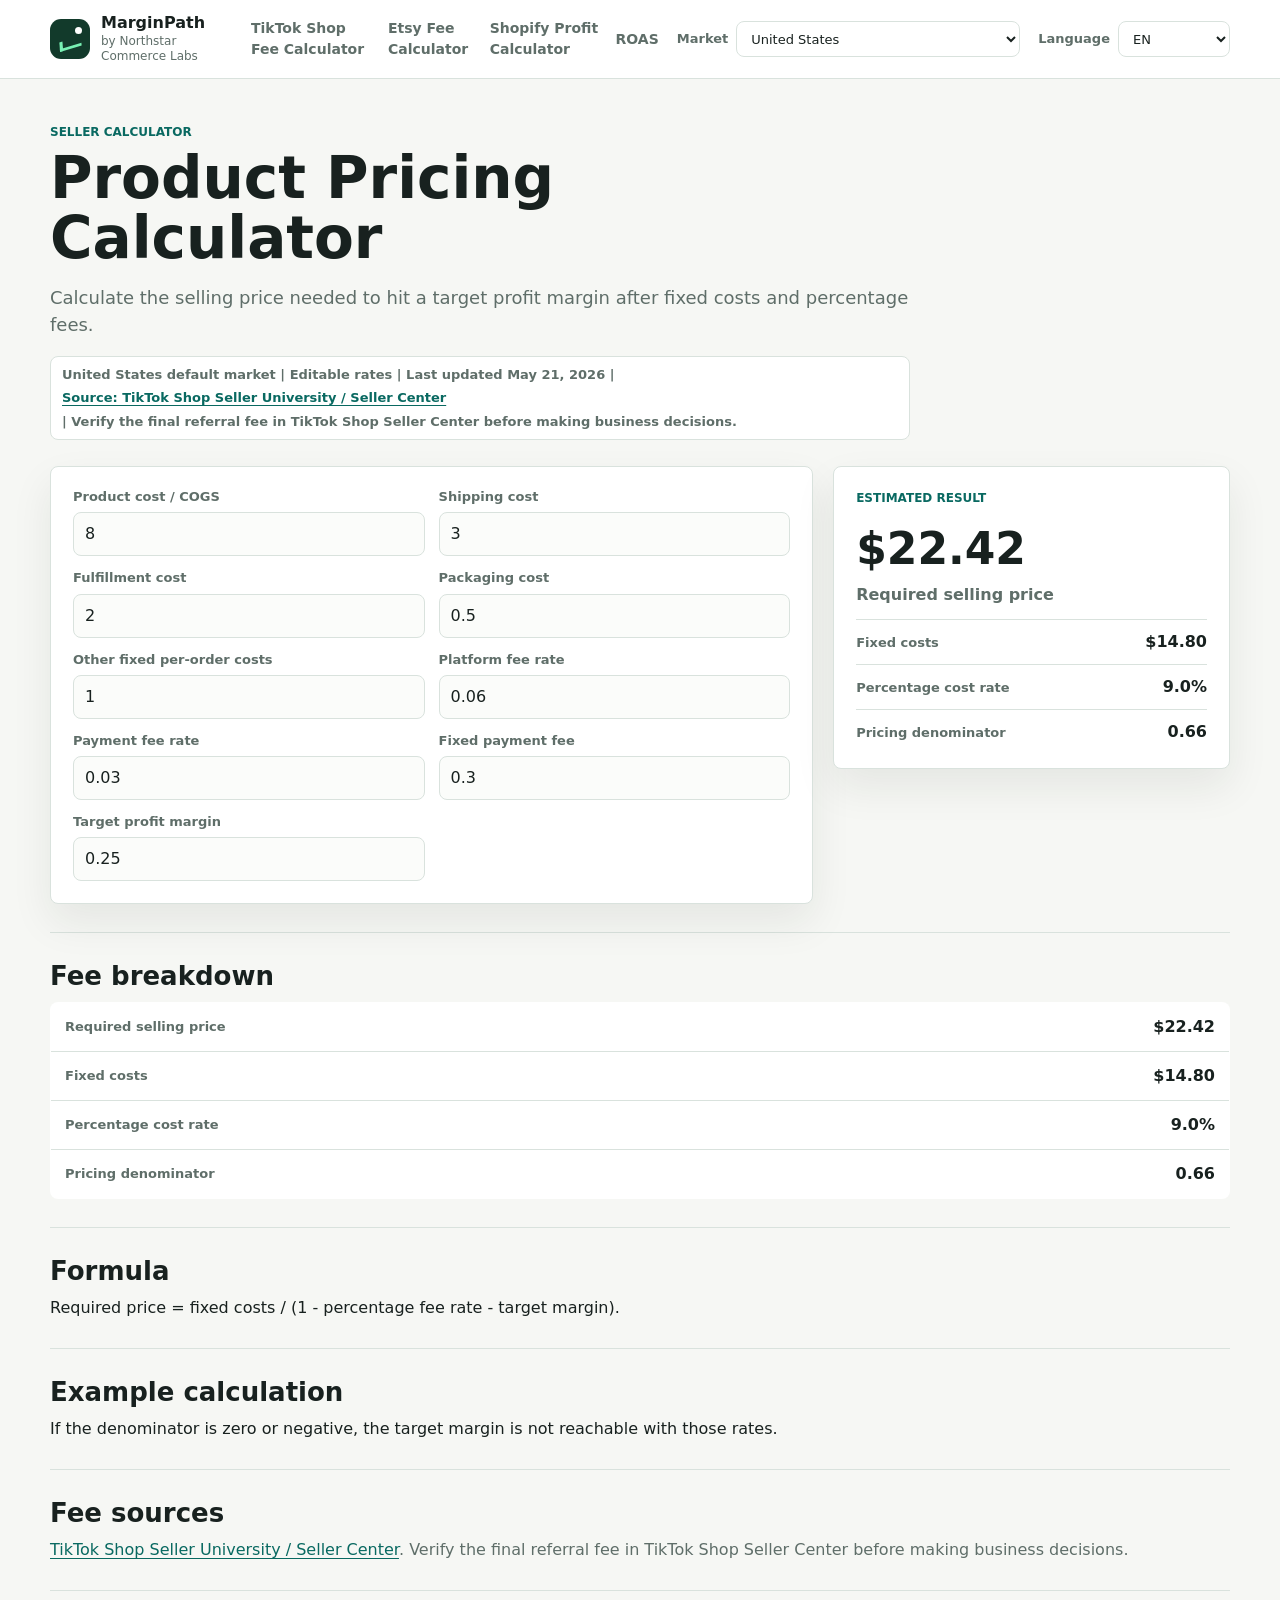
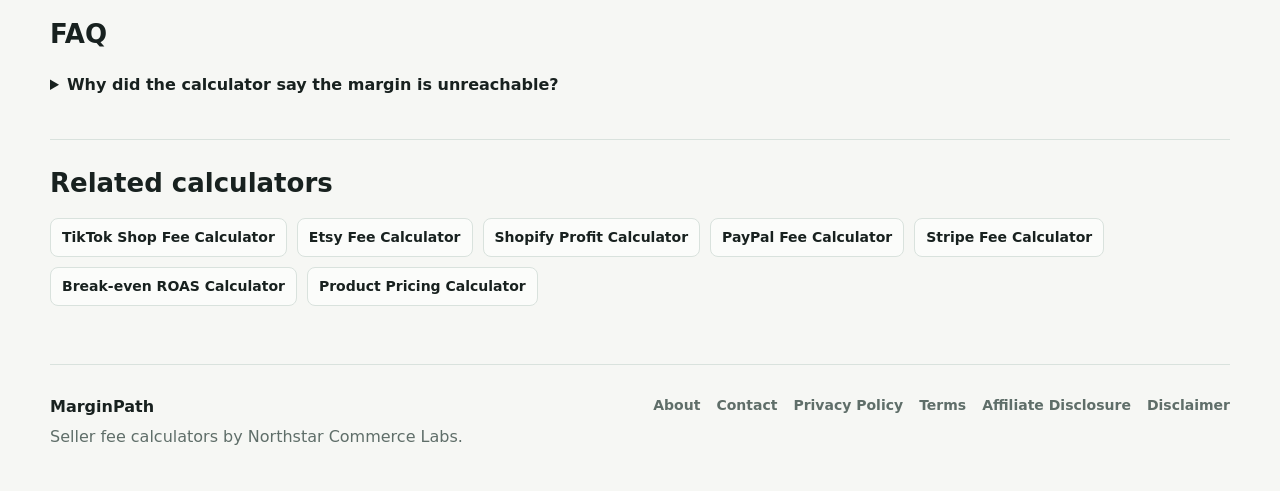
<file: product-pricing-calculator.html>
<!doctype html>
<html lang="en">
<head>
    <meta charset="utf-8">
    <meta name="viewport" content="width=device-width, initial-scale=1">
    <title>Product Pricing Calculator | MarginPath</title>
    <meta name="description" content="Calculate the product selling price needed to hit a target profit margin after fixed costs and percentage fees.">
    <link rel="stylesheet" href="styles.css">
</head>
<body data-page="calculator" data-calculator="pricing">
    <div data-shared-header></div>

    <main class="calculator-page">
        <section class="calculator-hero">
            <p class="eyebrow">Seller calculator</p>
            <h1 data-calculator-title>Product Pricing Calculator</h1>
            <p data-calculator-intro>Calculate the product selling price needed to hit a target profit margin after fixed costs and percentage fees.</p>
            <div class="trust-strip" data-rate-meta>Last updated May 21, 2026</div>
        </section>

        <section class="calculator-layout" aria-label="Calculator">
            <form class="calculator-card" data-calculator-form></form>
            <aside class="result-card" data-calculator-results aria-live="polite"></aside>
        </section>

        <section class="content-section" aria-labelledby="feeBreakdown">
            <h2 id="feeBreakdown">Fee breakdown</h2>
            <div data-fee-breakdown></div>
        </section>

        <section class="content-section" aria-labelledby="formula">
            <h2 id="formula">Formula</h2>
            <div data-calculator-formula></div>
        </section>

        <section class="content-section" aria-labelledby="exampleCalculation">
            <h2 id="exampleCalculation">Example calculation</h2>
            <div data-calculator-example></div>
        </section>

        <section class="content-section" aria-labelledby="feeSources">
            <h2 id="feeSources">Fee sources</h2>
            <div data-fee-sources></div>
        </section>

        <section class="content-section" aria-labelledby="faq">
            <h2 id="faq">FAQ</h2>
            <div data-calculator-faq></div>
        </section>

        <section class="content-section related-links" aria-labelledby="relatedCalculators">
            <h2 id="relatedCalculators">Related calculators</h2>
            <a href="tiktok-shop-fee-calculator.html">TikTok Shop Fee Calculator</a>
            <a href="etsy-fee-calculator.html">Etsy Fee Calculator</a>
            <a href="shopify-profit-calculator.html">Shopify Profit Calculator</a>
            <a href="paypal-fee-calculator.html">PayPal Fee Calculator</a>
            <a href="stripe-fee-calculator.html">Stripe Fee Calculator</a>
            <a href="break-even-roas-calculator.html">Break-even ROAS Calculator</a>
            <a href="product-pricing-calculator.html">Product Pricing Calculator</a>
        </section>
    </main>

    <div data-shared-footer></div>

    <div class="modal" hidden>
        <span id="modalKicker"></span>
        <h2 id="modalTitle"></h2>
        <div id="modalBody"></div>
    </div>
    <div class="toast" hidden></div>

    <script src="rates.js"></script>
    <script src="calculator-core.js"></script>
    <script src="calculator-pages.js"></script>
    <script src="script.js"></script>
</body>
</html>
</file>
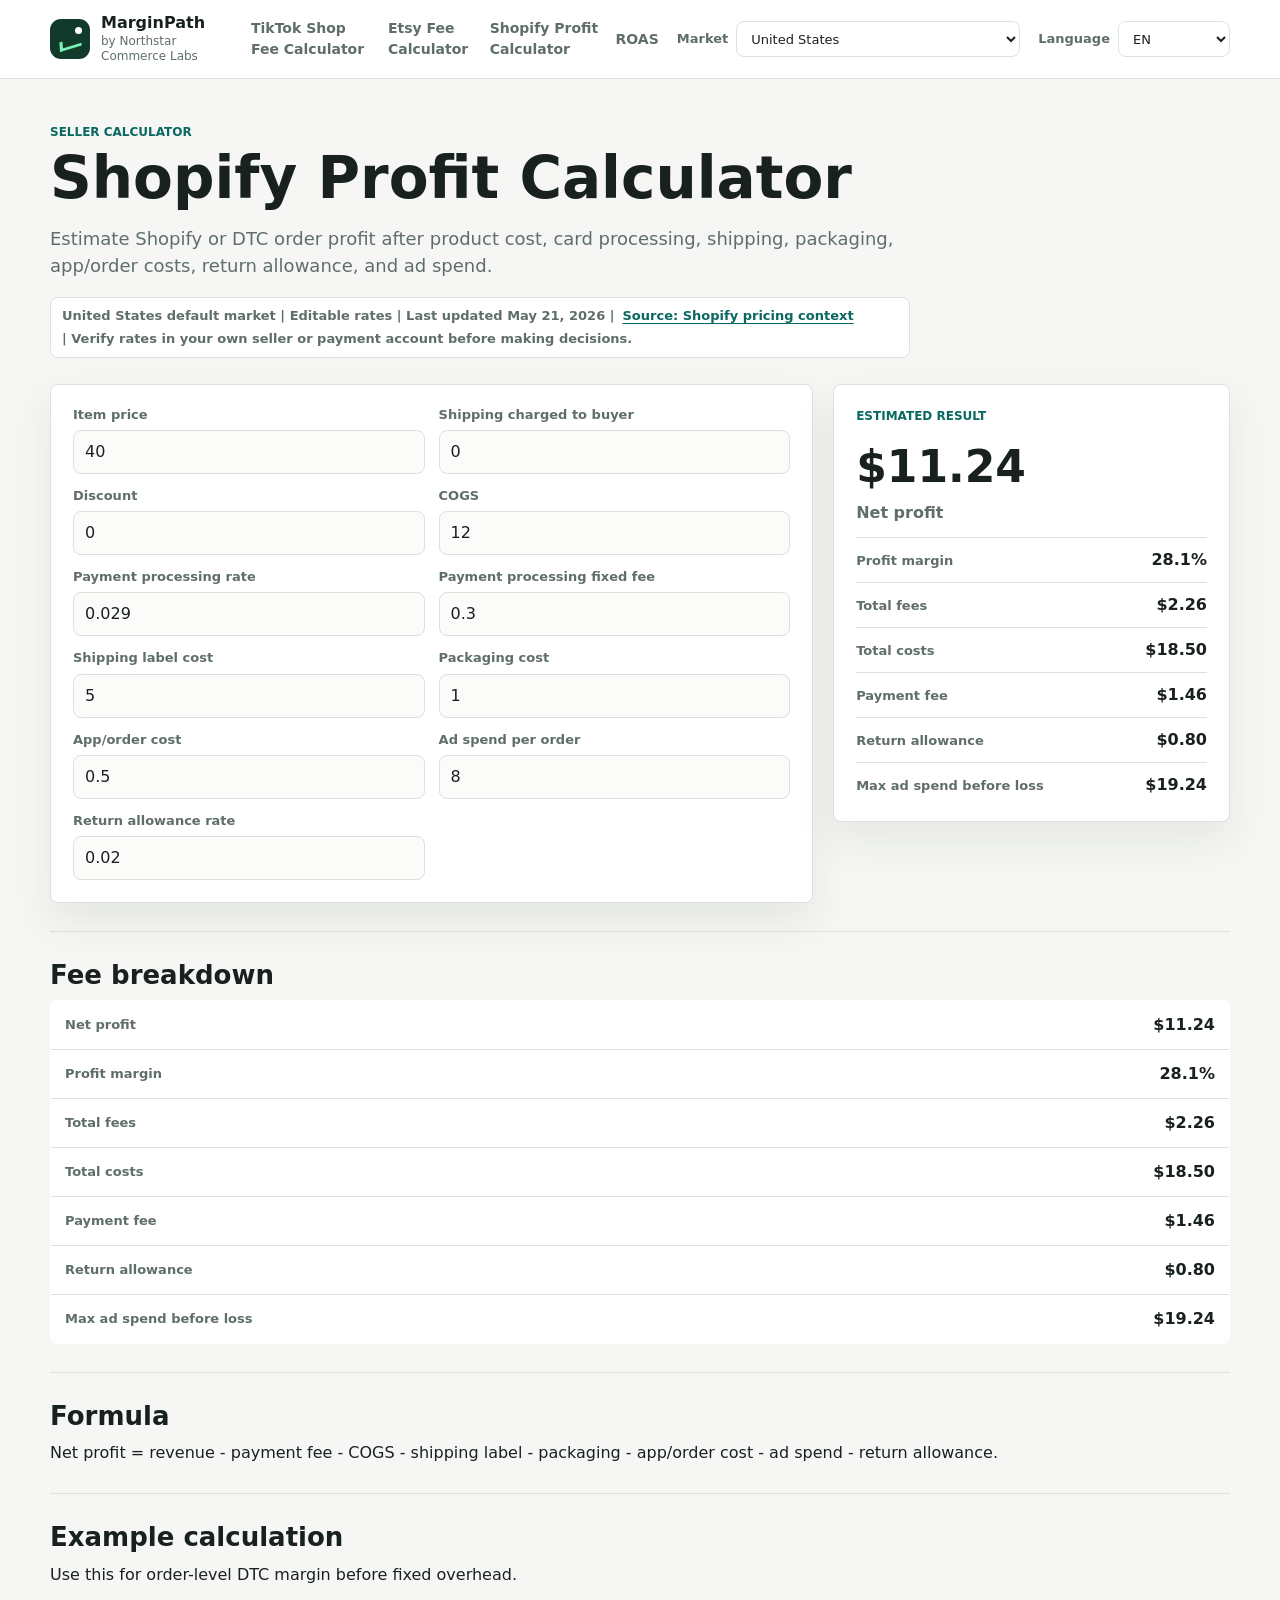
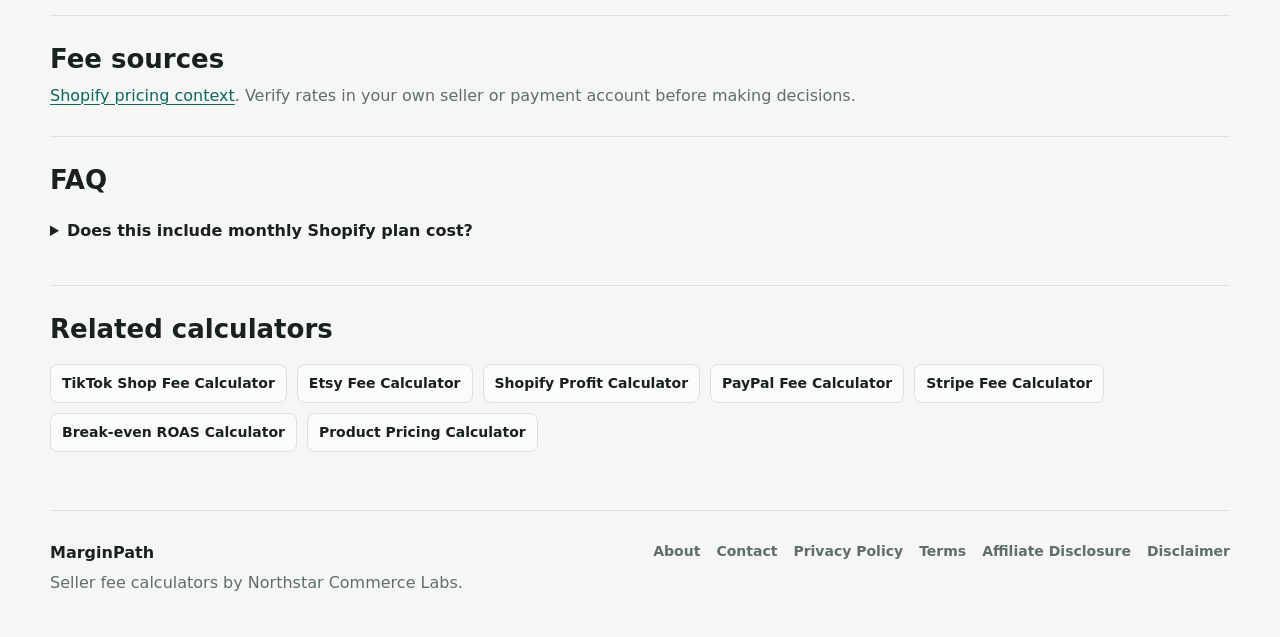
<file: shopify-profit-calculator.html>
<!doctype html>
<html lang="en">
<head>
    <meta charset="utf-8">
    <meta name="viewport" content="width=device-width, initial-scale=1">
    <title>Shopify Profit Calculator | MarginPath</title>
    <meta name="description" content="Calculate Shopify or DTC order profit after product cost, payment processing, shipping, packaging, app costs, returns, and ads.">
    <link rel="stylesheet" href="styles.css">
</head>
<body data-page="calculator" data-calculator="shopify">
    <div data-shared-header></div>

    <main class="calculator-page">
        <section class="calculator-hero">
            <p class="eyebrow">Seller calculator</p>
            <h1 data-calculator-title>Shopify Profit Calculator</h1>
            <p data-calculator-intro>Calculate Shopify or DTC order profit after product cost, payment processing, shipping, packaging, app costs, returns, and ads.</p>
            <div class="trust-strip" data-rate-meta>Last updated May 21, 2026</div>
        </section>

        <section class="calculator-layout" aria-label="Calculator">
            <form class="calculator-card" data-calculator-form></form>
            <aside class="result-card" data-calculator-results aria-live="polite"></aside>
        </section>

        <section class="content-section" aria-labelledby="feeBreakdown">
            <h2 id="feeBreakdown">Fee breakdown</h2>
            <div data-fee-breakdown></div>
        </section>

        <section class="content-section" aria-labelledby="formula">
            <h2 id="formula">Formula</h2>
            <div data-calculator-formula></div>
        </section>

        <section class="content-section" aria-labelledby="exampleCalculation">
            <h2 id="exampleCalculation">Example calculation</h2>
            <div data-calculator-example></div>
        </section>

        <section class="content-section" aria-labelledby="feeSources">
            <h2 id="feeSources">Fee sources</h2>
            <div data-fee-sources></div>
        </section>

        <section class="content-section" aria-labelledby="faq">
            <h2 id="faq">FAQ</h2>
            <div data-calculator-faq></div>
        </section>

        <section class="content-section related-links" aria-labelledby="relatedCalculators">
            <h2 id="relatedCalculators">Related calculators</h2>
            <a href="tiktok-shop-fee-calculator.html">TikTok Shop Fee Calculator</a>
            <a href="etsy-fee-calculator.html">Etsy Fee Calculator</a>
            <a href="shopify-profit-calculator.html">Shopify Profit Calculator</a>
            <a href="paypal-fee-calculator.html">PayPal Fee Calculator</a>
            <a href="stripe-fee-calculator.html">Stripe Fee Calculator</a>
            <a href="break-even-roas-calculator.html">Break-even ROAS Calculator</a>
            <a href="product-pricing-calculator.html">Product Pricing Calculator</a>
        </section>
    </main>

    <div data-shared-footer></div>

    <div class="modal" hidden>
        <span id="modalKicker"></span>
        <h2 id="modalTitle"></h2>
        <div id="modalBody"></div>
    </div>
    <div class="toast" hidden></div>

    <script src="rates.js"></script>
    <script src="calculator-core.js"></script>
    <script src="calculator-pages.js"></script>
    <script src="script.js"></script>
</body>
</html>
</file>
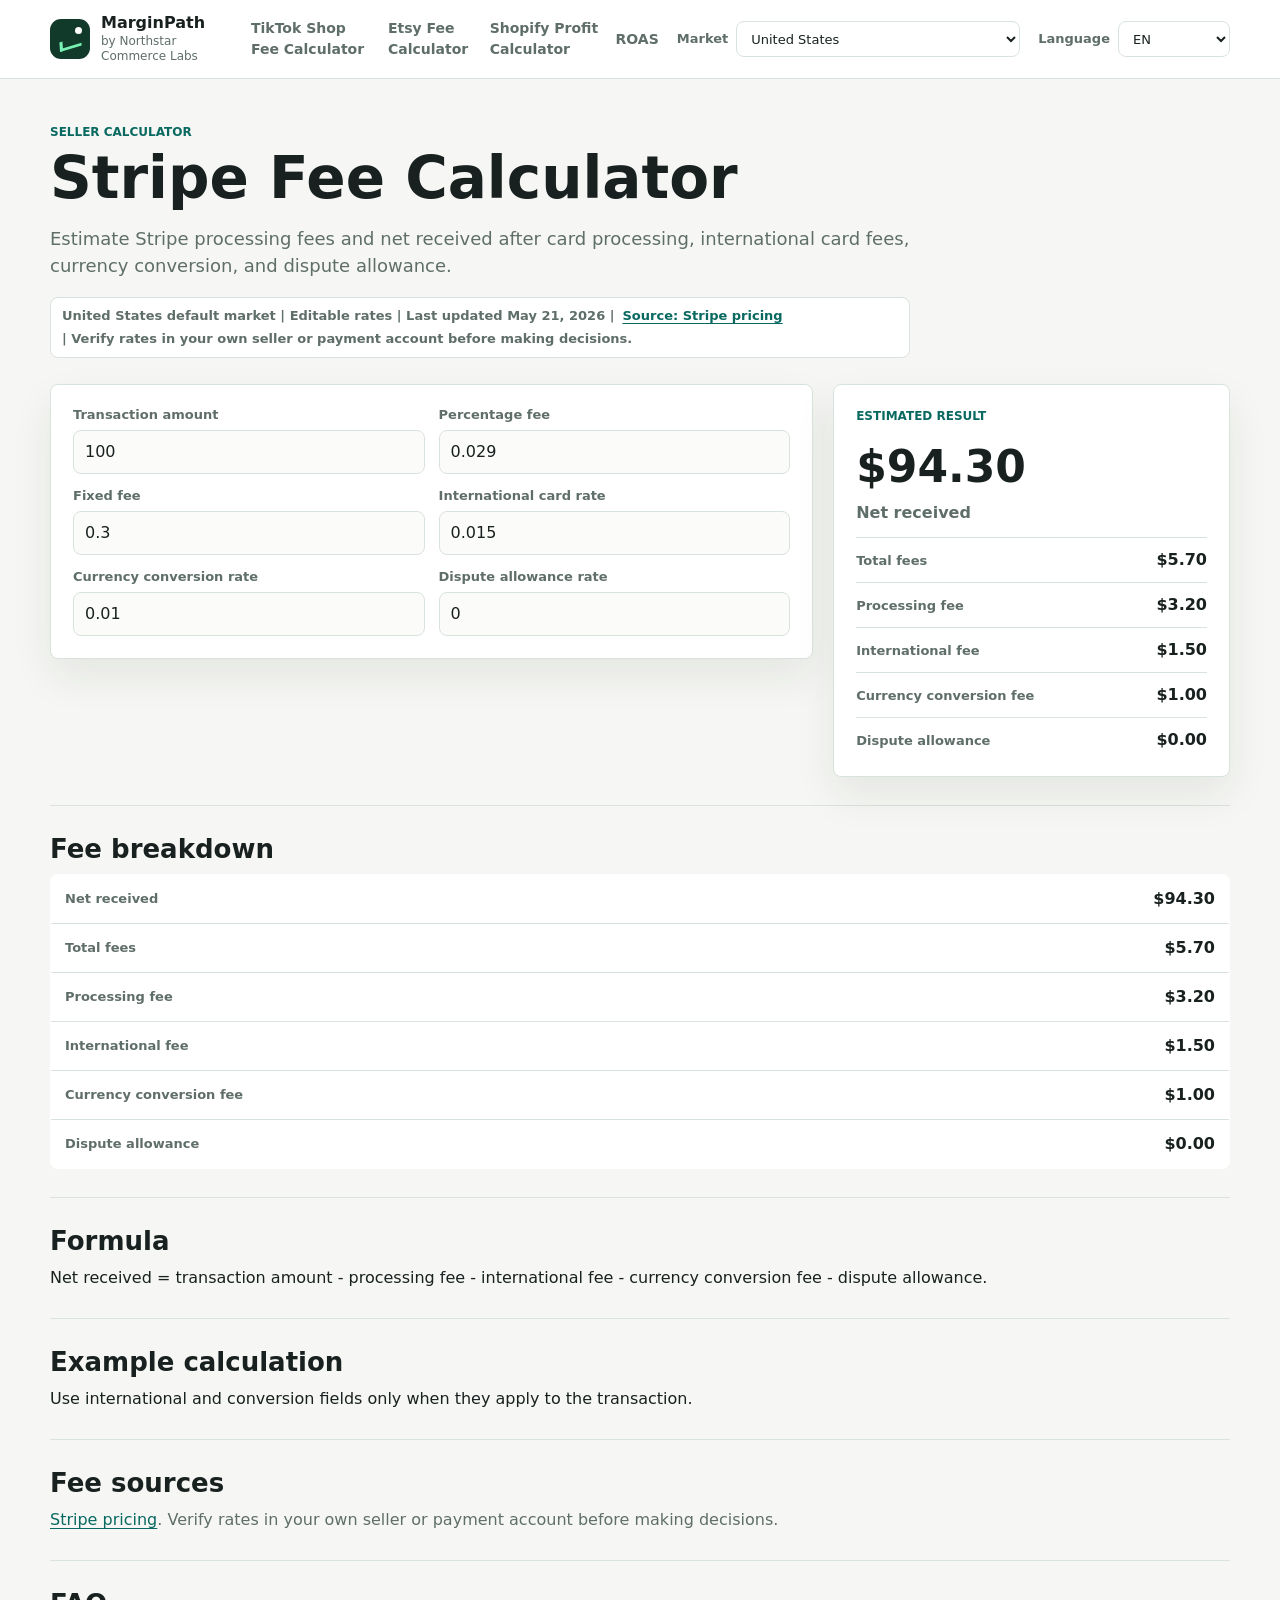
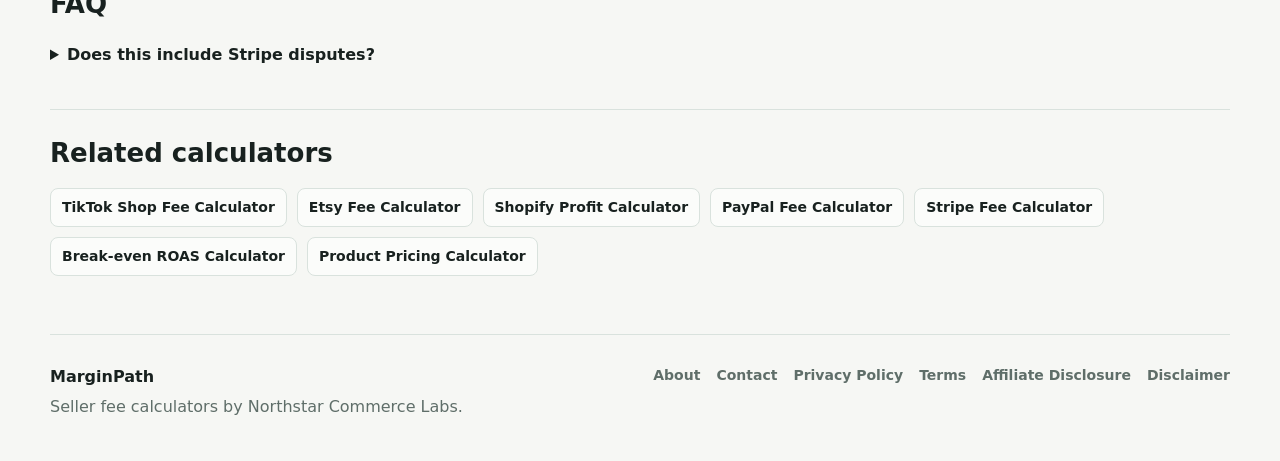
<file: stripe-fee-calculator.html>
<!doctype html>
<html lang="en">
<head>
    <meta charset="utf-8">
    <meta name="viewport" content="width=device-width, initial-scale=1">
    <title>Stripe Fee Calculator | MarginPath</title>
    <meta name="description" content="Estimate Stripe processing fees and net received after card processing, international card fees, currency conversion, and dispute allowance.">
    <link rel="stylesheet" href="styles.css">
</head>
<body data-page="calculator" data-calculator="stripe">
    <div data-shared-header></div>

    <main class="calculator-page">
        <section class="calculator-hero">
            <p class="eyebrow">Seller calculator</p>
            <h1 data-calculator-title>Stripe Fee Calculator</h1>
            <p data-calculator-intro>Estimate Stripe processing fees and net received after card processing, international card fees, currency conversion, and dispute allowance.</p>
            <div class="trust-strip" data-rate-meta>Last updated May 21, 2026</div>
        </section>

        <section class="calculator-layout" aria-label="Calculator">
            <form class="calculator-card" data-calculator-form></form>
            <aside class="result-card" data-calculator-results aria-live="polite"></aside>
        </section>

        <section class="content-section" aria-labelledby="feeBreakdown">
            <h2 id="feeBreakdown">Fee breakdown</h2>
            <div data-fee-breakdown></div>
        </section>

        <section class="content-section" aria-labelledby="formula">
            <h2 id="formula">Formula</h2>
            <div data-calculator-formula></div>
        </section>

        <section class="content-section" aria-labelledby="exampleCalculation">
            <h2 id="exampleCalculation">Example calculation</h2>
            <div data-calculator-example></div>
        </section>

        <section class="content-section" aria-labelledby="feeSources">
            <h2 id="feeSources">Fee sources</h2>
            <div data-fee-sources></div>
        </section>

        <section class="content-section" aria-labelledby="faq">
            <h2 id="faq">FAQ</h2>
            <div data-calculator-faq></div>
        </section>

        <section class="content-section related-links" aria-labelledby="relatedCalculators">
            <h2 id="relatedCalculators">Related calculators</h2>
            <a href="tiktok-shop-fee-calculator.html">TikTok Shop Fee Calculator</a>
            <a href="etsy-fee-calculator.html">Etsy Fee Calculator</a>
            <a href="shopify-profit-calculator.html">Shopify Profit Calculator</a>
            <a href="paypal-fee-calculator.html">PayPal Fee Calculator</a>
            <a href="stripe-fee-calculator.html">Stripe Fee Calculator</a>
            <a href="break-even-roas-calculator.html">Break-even ROAS Calculator</a>
            <a href="product-pricing-calculator.html">Product Pricing Calculator</a>
        </section>
    </main>

    <div data-shared-footer></div>

    <div class="modal" hidden>
        <span id="modalKicker"></span>
        <h2 id="modalTitle"></h2>
        <div id="modalBody"></div>
    </div>
    <div class="toast" hidden></div>

    <script src="rates.js"></script>
    <script src="calculator-core.js"></script>
    <script src="calculator-pages.js"></script>
    <script src="script.js"></script>
</body>
</html>
</file>
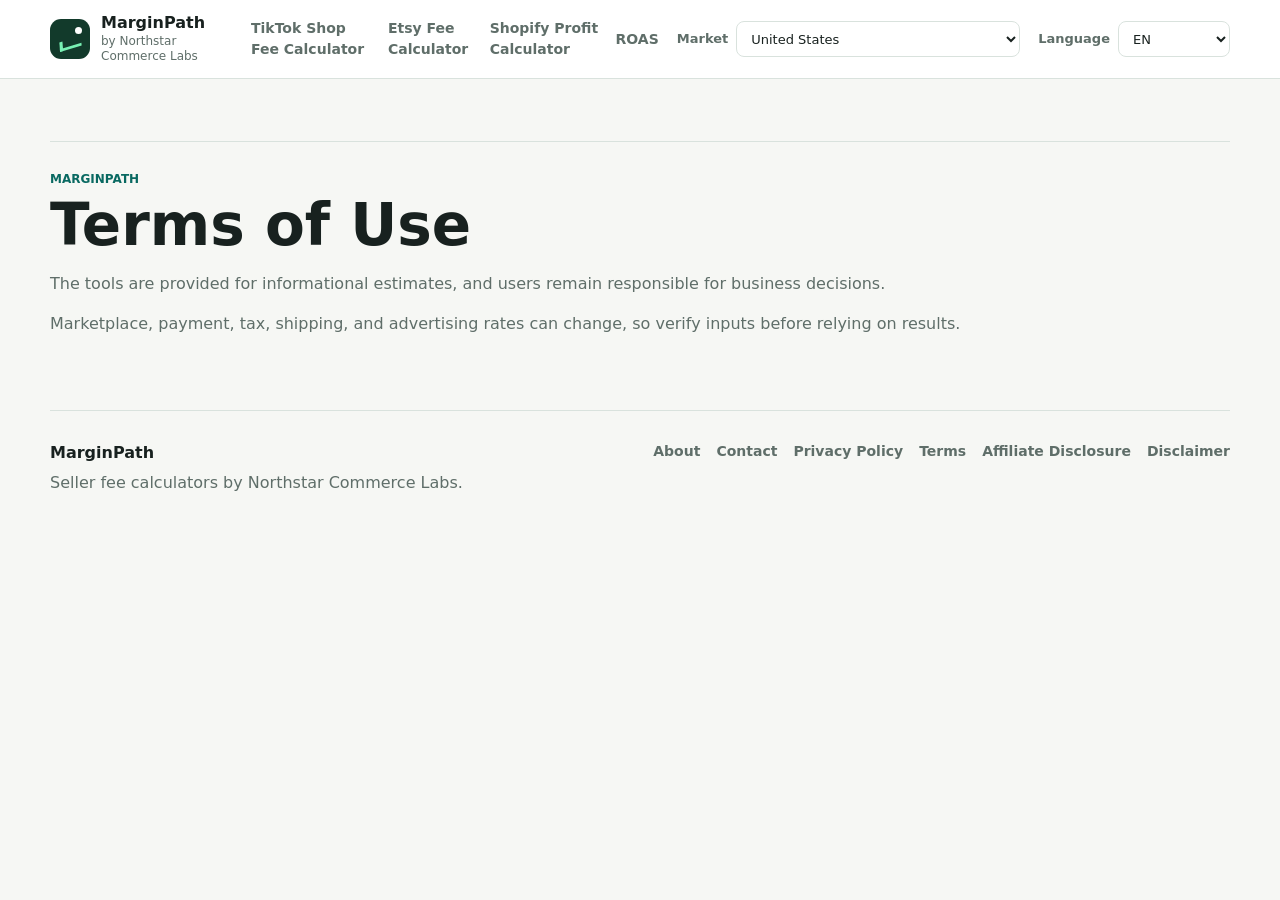
<file: terms-of-use.html>
<!doctype html>
<html lang="en">
<head>
    <meta charset="utf-8">
    <meta name="viewport" content="width=device-width, initial-scale=1">
    <title>Terms of Use | MarginPath</title>
    <meta name="description" content="Review the MarginPath terms for using ecommerce fee and margin calculators.">
    <link rel="stylesheet" href="styles.css">
</head>
<body data-page="content">
    <div data-shared-header></div>
    <main>
        <article class="content-section">
            <p class="eyebrow">MarginPath</p>
            <h1>Terms of Use</h1>
            <p>The tools are provided for informational estimates, and users remain responsible for business decisions.</p>
            <p>Marketplace, payment, tax, shipping, and advertising rates can change, so verify inputs before relying on results.</p>
        </article>
    </main>
    <div data-shared-footer></div>
    <script src="rates.js"></script>
    <script src="calculator-core.js"></script>
    <script src="calculator-pages.js"></script>
    <script src="script.js"></script>
</body>
</html>
</file>
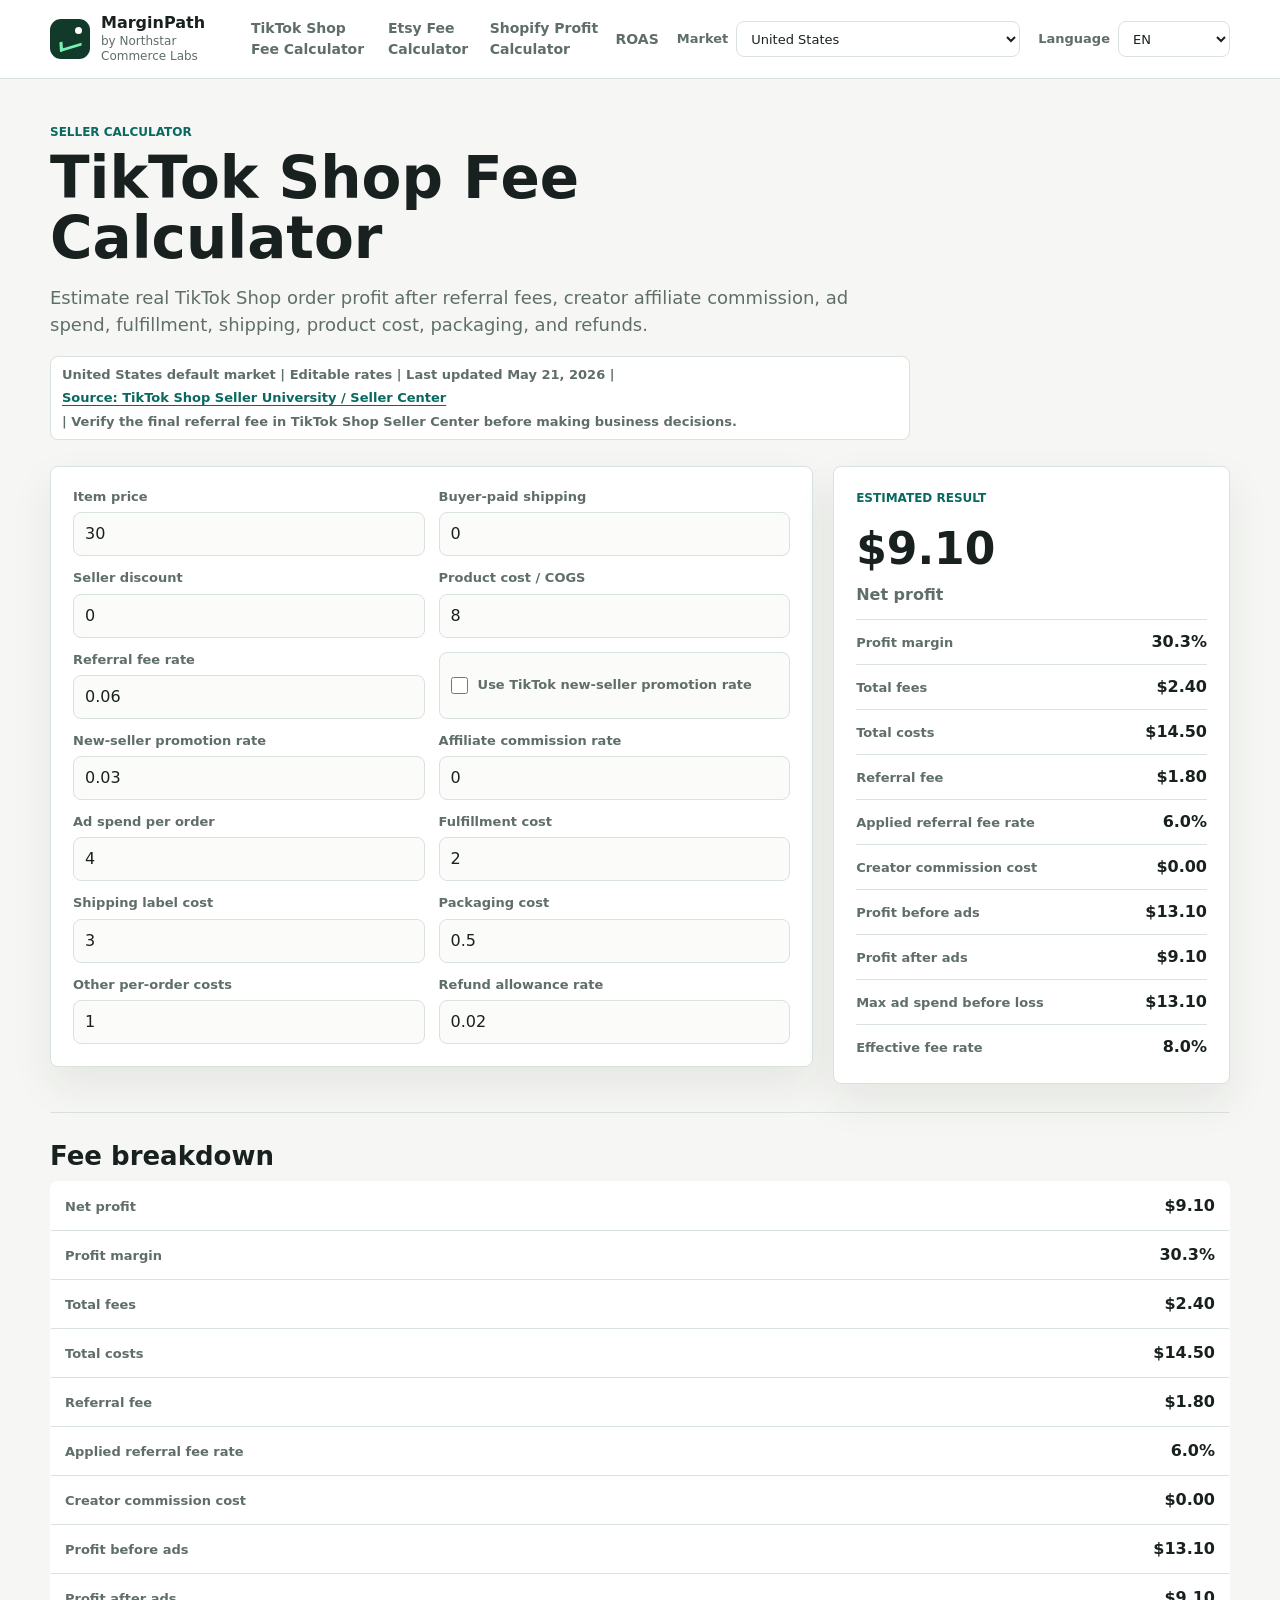
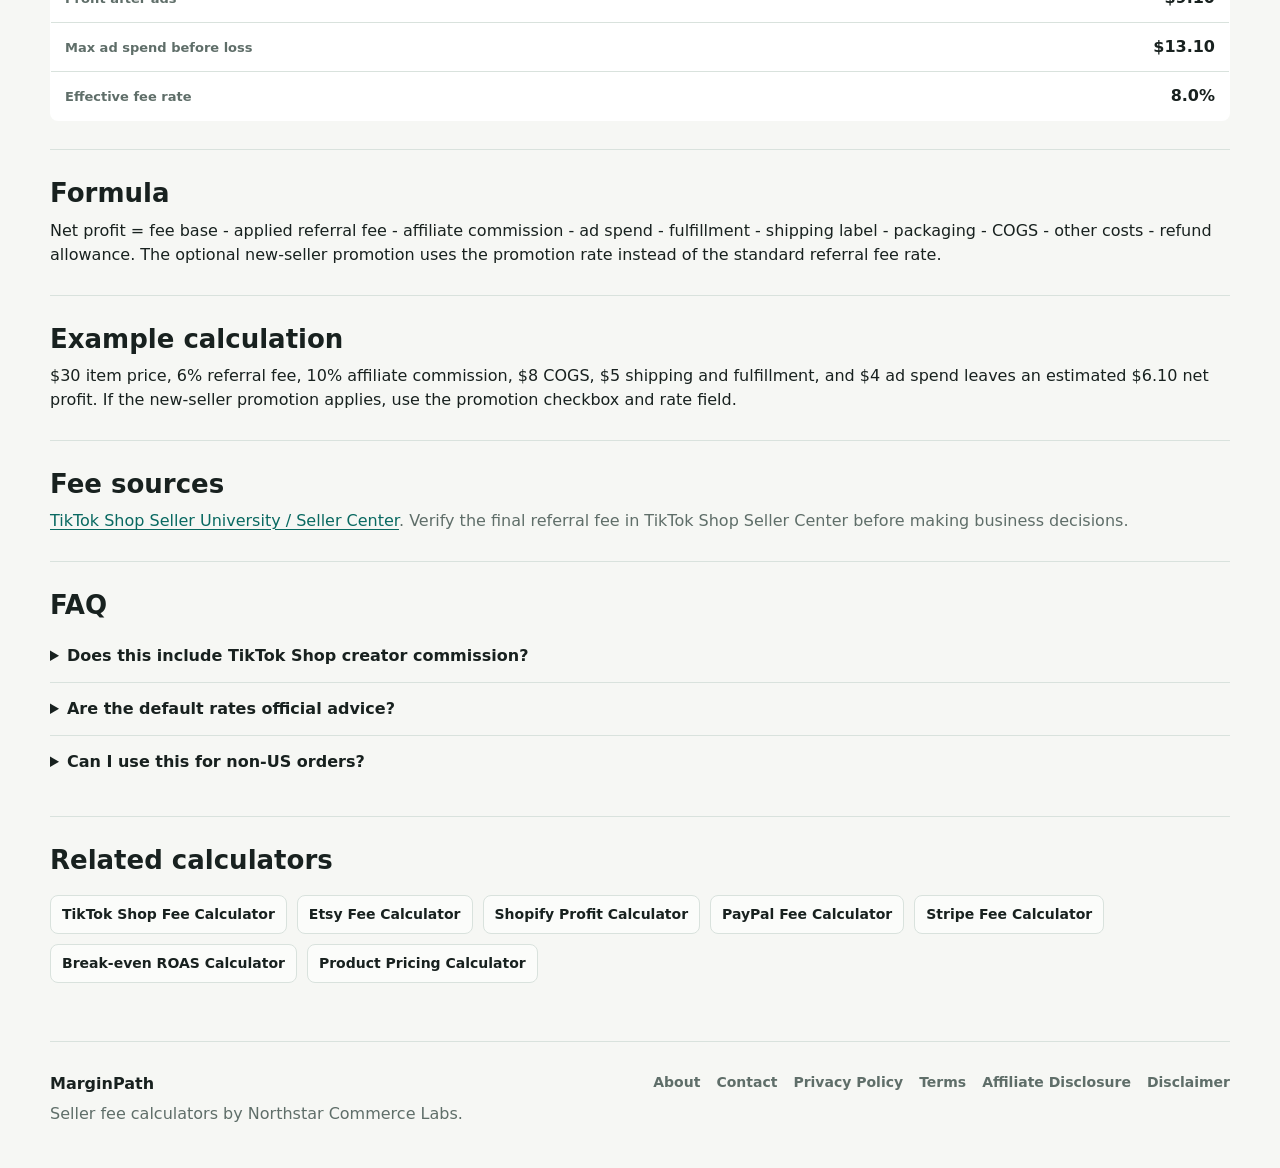
<file: tiktok-shop-fee-calculator.html>
<!doctype html>
<html lang="en">
<head>
    <meta charset="utf-8">
    <meta name="viewport" content="width=device-width, initial-scale=1">
    <title>TikTok Shop Fee Calculator | MarginPath</title>
    <meta name="description" content="Calculate TikTok Shop seller profit after referral fees, creator commission, ads, fulfillment, shipping, COGS, packaging, and returns.">
    <link rel="stylesheet" href="styles.css">
</head>
<body data-page="calculator" data-calculator="tiktok">
    <div data-shared-header></div>

    <main class="calculator-page">
        <section class="calculator-hero">
            <p class="eyebrow">Seller calculator</p>
            <h1 data-calculator-title>TikTok Shop Fee Calculator</h1>
            <p data-calculator-intro>Estimate TikTok Shop profit after referral fees, creator affiliate commission, ad spend, fulfillment, shipping, product cost, packaging, and refund allowance.</p>
            <div class="trust-strip" data-rate-meta>Last updated May 21, 2026</div>
        </section>

        <section class="calculator-layout" aria-label="Calculator">
            <form class="calculator-card" data-calculator-form></form>
            <aside class="result-card" data-calculator-results aria-live="polite"></aside>
        </section>

        <section class="content-section" aria-labelledby="feeBreakdown">
            <h2 id="feeBreakdown">Fee breakdown</h2>
            <div data-fee-breakdown></div>
        </section>

        <section class="content-section" aria-labelledby="formula">
            <h2 id="formula">Formula</h2>
            <div data-calculator-formula></div>
        </section>

        <section class="content-section" aria-labelledby="exampleCalculation">
            <h2 id="exampleCalculation">Example calculation</h2>
            <div data-calculator-example></div>
        </section>

        <section class="content-section" aria-labelledby="feeSources">
            <h2 id="feeSources">Fee sources</h2>
            <div data-fee-sources></div>
        </section>

        <section class="content-section" aria-labelledby="faq">
            <h2 id="faq">FAQ</h2>
            <div data-calculator-faq></div>
        </section>

        <section class="content-section related-links" aria-labelledby="relatedCalculators">
            <h2 id="relatedCalculators">Related calculators</h2>
            <a href="tiktok-shop-fee-calculator.html">TikTok Shop Fee Calculator</a>
            <a href="etsy-fee-calculator.html">Etsy Fee Calculator</a>
            <a href="shopify-profit-calculator.html">Shopify Profit Calculator</a>
            <a href="paypal-fee-calculator.html">PayPal Fee Calculator</a>
            <a href="stripe-fee-calculator.html">Stripe Fee Calculator</a>
            <a href="break-even-roas-calculator.html">Break-even ROAS Calculator</a>
            <a href="product-pricing-calculator.html">Product Pricing Calculator</a>
        </section>
    </main>

    <div data-shared-footer></div>

    <div class="modal" hidden>
        <span id="modalKicker"></span>
        <h2 id="modalTitle"></h2>
        <div id="modalBody"></div>
    </div>
    <div class="toast" hidden></div>

    <script src="rates.js"></script>
    <script src="calculator-core.js"></script>
    <script src="calculator-pages.js"></script>
    <script src="script.js"></script>
</body>
</html>
</file>
<file: styles.css>
:root {
    color-scheme: light;
    --bg: #f6f7f4;
    --surface: #ffffff;
    --surface-soft: #eef5f2;
    --ink: #18211f;
    --muted: #5f6e69;
    --line: #d9e2dd;
    --teal: #0b8f85;
    --teal-dark: #096961;
    --amber: #c78316;
    --red: #bd3d35;
    --blue: #2764c5;
    --shadow: 0 18px 42px rgba(24, 33, 31, 0.08);
}

*,
*::before,
*::after {
    box-sizing: border-box;
}

html {
    min-height: 100%;
    overflow-x: hidden;
}

body {
    min-height: 100vh;
    margin: 0;
    overflow-x: hidden;
    background: var(--bg);
    color: var(--ink);
    font-family: Inter, ui-sans-serif, system-ui, -apple-system, BlinkMacSystemFont, "Segoe UI", sans-serif;
    letter-spacing: 0;
}

body,
button,
input,
select,
textarea {
    font: 16px/1.5 Inter, ui-sans-serif, system-ui, -apple-system, BlinkMacSystemFont, "Segoe UI", sans-serif;
    letter-spacing: 0;
}

a {
    color: var(--teal-dark);
    text-decoration-thickness: 1px;
    text-underline-offset: 3px;
}

a:hover {
    color: var(--teal);
}

button,
input,
select,
textarea {
    border: 1px solid var(--line);
    border-radius: 8px;
}

button,
select {
    cursor: pointer;
}

button {
    min-height: 40px;
    padding: 9px 13px;
    background: var(--surface);
    color: var(--ink);
    font-weight: 700;
}

button:hover {
    border-color: rgba(11, 143, 133, 0.45);
}

button:focus-visible,
a:focus-visible,
input:focus-visible,
select:focus-visible,
textarea:focus-visible,
summary:focus-visible {
    outline: 3px solid rgba(11, 143, 133, 0.2);
    outline-offset: 2px;
}

input,
select,
textarea {
    width: 100%;
    min-height: 42px;
    padding: 9px 11px;
    background: #fbfcfa;
    color: var(--ink);
}

select {
    padding-right: 30px;
}

input::placeholder,
textarea::placeholder {
    color: #8b9894;
}

h1,
h2,
h3,
p,
dl,
dd {
    margin-top: 0;
}

h1 {
    max-width: 840px;
    margin-bottom: 16px;
    font-size: clamp(34px, 5vw, 58px);
    line-height: 1.02;
    letter-spacing: 0;
}

h2 {
    margin-bottom: 10px;
    font-size: 26px;
    line-height: 1.16;
    letter-spacing: 0;
}

h3 {
    margin-bottom: 8px;
    font-size: 18px;
    line-height: 1.25;
}

p {
    color: var(--muted);
}

main {
    width: min(1180px, calc(100% - 32px));
    margin: 0 auto;
    padding: 34px 0 58px;
}

.site-header {
    position: sticky;
    top: 0;
    z-index: 20;
    display: flex;
    align-items: center;
    justify-content: space-between;
    gap: 18px;
    min-height: 72px;
    padding: 14px max(16px, calc((100% - 1180px) / 2));
    border-bottom: 1px solid var(--line);
    background: rgba(255, 255, 255, 0.93);
    backdrop-filter: blur(14px);
}

.brand {
    display: inline-flex;
    align-items: center;
    gap: 11px;
    min-width: 0;
    color: var(--ink);
    text-decoration: none;
}

.brand-mark {
    display: grid;
    flex: 0 0 auto;
    place-items: center;
    width: 40px;
    height: 40px;
    border-radius: 8px;
    background: var(--ink);
    color: #ffffff;
    font-size: 14px;
    font-weight: 800;
}

.brand strong,
.brand small {
    display: block;
}

.brand > span {
    min-width: 0;
}

.brand strong {
    line-height: 1.15;
}

.brand small {
    margin-top: 2px;
    color: var(--muted);
    font-size: 12px;
    line-height: 1.25;
}

.site-nav {
    display: flex;
    align-items: center;
    justify-content: flex-end;
    gap: 14px;
}

.site-nav a {
    color: var(--muted);
    font-size: 14px;
    font-weight: 700;
    text-decoration: none;
}

.site-nav a:hover {
    color: var(--ink);
}

.menu-button {
    display: none;
}

.region-control {
    display: flex;
    align-items: center;
    gap: 8px;
    margin-left: 4px;
    color: var(--muted);
    font-size: 13px;
    font-weight: 700;
}

.region-control select {
    width: auto;
    min-height: 36px;
    padding: 7px 28px 7px 10px;
    background-color: var(--surface);
    font-size: 13px;
}

.hero-calculator {
    display: grid;
    grid-template-columns: minmax(0, 1.04fr) minmax(340px, 0.78fr);
    grid-template-areas:
        "copy calculator"
        "copy result";
    gap: 18px;
    align-items: start;
    padding: 28px 0 22px;
}

.hero-calculator > * {
    min-width: 0;
    max-width: 100%;
}

.hero-copy {
    grid-area: copy;
    min-width: 0;
    padding: 32px 0;
}

.hero-copy > p:not(.eyebrow) {
    max-width: 660px;
    margin-bottom: 20px;
    font-size: 19px;
}

.calculator-card {
    display: grid;
    gap: 18px;
    padding: 22px;
}

.compact-calculator {
    grid-area: calculator;
}

.result-card {
    display: grid;
    gap: 12px;
    padding: 22px;
}

.hero-calculator .result-card {
    grid-area: result;
}

.calculator-layout {
    display: grid;
    grid-template-columns: minmax(0, 1fr) minmax(320px, 0.52fr);
    gap: 20px;
    align-items: start;
}

.split-section {
    display: grid;
    grid-template-columns: minmax(0, 0.85fr) minmax(360px, 1fr);
    gap: 24px;
    align-items: center;
}

.calculator-hero {
    max-width: 860px;
    margin: 10px 0 26px;
}

.calculator-hero > p:not(.eyebrow) {
    font-size: 18px;
}

.content-section {
    margin-top: 28px;
    padding: 28px 0 0;
    border-top: 1px solid var(--line);
}

.section-heading {
    margin-bottom: 16px;
}

.section-heading p {
    margin-bottom: 0;
}

.eyebrow {
    margin: 0 0 8px;
    color: var(--teal-dark);
    font-size: 12px;
    font-weight: 800;
    letter-spacing: 0;
    text-transform: uppercase;
}

.trust-strip {
    display: inline-flex;
    align-items: center;
    flex-wrap: wrap;
    gap: 4px 8px;
    max-width: 100%;
    min-width: 0;
    min-height: 38px;
    padding: 8px 11px;
    border: 1px solid var(--line);
    border-radius: 8px;
    background: var(--surface);
    color: var(--muted);
    font-size: 13px;
    font-weight: 700;
    overflow-wrap: anywhere;
}

.trust-strip span,
.trust-strip a {
    max-width: 100%;
    min-width: 0;
    overflow-wrap: anywhere;
    word-break: break-word;
}

.trust-strip a {
    font-weight: 800;
}

.calculator-card,
.result-card,
.tool-card {
    border: 1px solid var(--line);
    border-radius: 8px;
    background: var(--surface);
    box-shadow: var(--shadow);
}

.calculator-card,
.result-card {
    width: 100%;
    max-width: 100%;
}

.field-grid {
    display: grid;
    grid-template-columns: repeat(2, minmax(0, 1fr));
    gap: 14px;
}

label {
    display: grid;
    gap: 7px;
    color: var(--muted);
    font-size: 13px;
    font-weight: 800;
}

label span {
    line-height: 1.25;
}

.checkbox-field {
    grid-template-columns: auto minmax(0, 1fr);
    align-items: center;
    gap: 10px;
    min-height: 42px;
    padding: 9px 11px;
    border: 1px solid var(--line);
    border-radius: 8px;
    background: #fbfcfa;
}

.checkbox-field input {
    width: 17px;
    min-height: 17px;
    margin: 0;
    accent-color: var(--teal);
}

.result-primary {
    max-width: 100%;
    color: var(--ink);
    font-size: 44px;
    line-height: 1;
    letter-spacing: 0;
    overflow-wrap: anywhere;
}

.result-card > span {
    color: var(--muted);
    font-weight: 800;
}

.metric-list {
    display: grid;
    gap: 10px;
    margin-bottom: 2px;
}

.metric-list div {
    display: flex;
    align-items: baseline;
    justify-content: space-between;
    gap: 12px;
    padding-top: 10px;
    border-top: 1px solid var(--line);
}

.metric-list dt {
    color: var(--muted);
    font-size: 13px;
    font-weight: 700;
}

.metric-list dd {
    margin-bottom: 0;
    color: var(--ink);
    font-weight: 800;
    text-align: right;
}

.primary-link {
    display: inline-flex;
    align-items: center;
    justify-content: center;
    width: fit-content;
    min-height: 42px;
    padding: 10px 14px;
    border: 1px solid var(--teal);
    border-radius: 8px;
    background: var(--teal);
    color: #ffffff;
    font-weight: 800;
    text-decoration: none;
}

.primary-link:hover {
    border-color: var(--teal-dark);
    background: var(--teal-dark);
    color: #ffffff;
}

.tool-grid {
    display: grid;
    grid-template-columns: repeat(3, minmax(0, 1fr));
    gap: 14px;
}

.tool-card {
    display: grid;
    gap: 8px;
    min-height: 154px;
    padding: 18px;
    color: var(--ink);
    text-decoration: none;
}

.tool-card:hover {
    border-color: rgba(11, 143, 133, 0.45);
    transform: translateY(-1px);
}

.tool-card strong {
    font-size: 17px;
    line-height: 1.25;
}

.tool-card span {
    color: var(--muted);
}

.breakdown-table {
    width: 100%;
    border-collapse: collapse;
    overflow: hidden;
    border: 1px solid var(--line);
    border-radius: 8px;
    background: var(--surface);
}

.breakdown-table caption {
    margin-bottom: 10px;
    color: var(--muted);
    font-size: 13px;
    font-weight: 800;
    text-align: left;
}

.breakdown-table th,
.breakdown-table td {
    padding: 12px 14px;
    border-bottom: 1px solid var(--line);
    text-align: left;
}

.breakdown-table tr:last-child th,
.breakdown-table tr:last-child td {
    border-bottom: 0;
}

.breakdown-table th {
    color: var(--muted);
    font-size: 13px;
    font-weight: 800;
}

.breakdown-table td {
    color: var(--ink);
    font-weight: 800;
    text-align: right;
}

.warning,
.warning-text {
    margin: 0;
    padding: 11px 12px;
    border: 1px solid rgba(189, 61, 53, 0.25);
    border-radius: 8px;
    background: #fff1ef;
    color: var(--red);
    font-weight: 800;
}

details {
    border-top: 1px solid var(--line);
}

details:first-child {
    border-top: 0;
}

summary {
    cursor: pointer;
    padding: 14px 0;
    color: var(--ink);
    font-weight: 800;
}

details p {
    margin-bottom: 14px;
}

.related-links {
    display: flex;
    flex-wrap: wrap;
    gap: 10px;
}

.related-links h2 {
    flex: 0 0 100%;
}

.related-links a {
    display: inline-flex;
    min-height: 38px;
    align-items: center;
    padding: 8px 11px;
    border: 1px solid var(--line);
    border-radius: 8px;
    background: #fbfcfa;
    color: var(--ink);
    font-size: 14px;
    font-weight: 800;
    text-decoration: none;
}

.related-links a:hover {
    border-color: rgba(11, 143, 133, 0.45);
    color: var(--teal-dark);
}

.site-footer {
    display: flex;
    justify-content: space-between;
    gap: 24px;
    width: min(1180px, calc(100% - 32px));
    margin: 0 auto;
    padding: 30px 0 42px;
    border-top: 1px solid var(--line);
    color: var(--muted);
}

.site-footer strong {
    display: block;
    margin-bottom: 6px;
    color: var(--ink);
}

.site-footer p {
    margin-bottom: 0;
}

.site-footer nav {
    display: flex;
    flex-wrap: wrap;
    justify-content: flex-end;
    gap: 10px 16px;
}

.site-footer a {
    color: var(--muted);
    font-size: 14px;
    font-weight: 700;
    text-decoration: none;
}

.site-footer a:hover {
    color: var(--teal-dark);
}

.modal[hidden],
.toast[hidden] {
    display: none;
}

.modal {
    position: fixed;
    inset: auto 20px 20px auto;
    z-index: 40;
    width: min(440px, calc(100vw - 40px));
    max-height: calc(100vh - 40px);
    overflow: auto;
    padding: 20px;
    border: 1px solid var(--line);
    border-radius: 8px;
    background: var(--surface);
    box-shadow: 0 24px 70px rgba(24, 33, 31, 0.18);
}

.modal h2 {
    font-size: 22px;
}

#modalKicker {
    display: block;
    margin-bottom: 6px;
    color: var(--teal-dark);
    font-size: 12px;
    font-weight: 800;
    text-transform: uppercase;
}

.toast {
    position: fixed;
    right: 20px;
    bottom: 20px;
    z-index: 50;
    width: min(360px, calc(100vw - 40px));
    padding: 12px 14px;
    border: 1px solid rgba(11, 143, 133, 0.25);
    border-radius: 8px;
    background: var(--ink);
    color: #ffffff;
    box-shadow: var(--shadow);
}

@media (max-width: 980px) {
    .site-header {
        align-items: flex-start;
        flex-wrap: wrap;
    }

    .menu-button {
        display: inline-flex;
        align-items: center;
        justify-content: center;
        margin-left: auto;
    }

    .site-nav {
        display: none;
        flex: 0 0 100%;
        align-items: stretch;
        justify-content: flex-start;
        gap: 8px;
        padding-top: 8px;
    }

    .site-nav.open {
        display: grid;
        grid-template-columns: repeat(2, minmax(0, 1fr));
    }

    .site-nav a,
    .region-control {
        min-height: 40px;
        padding: 9px 10px;
        border: 1px solid var(--line);
        border-radius: 8px;
        background: var(--surface);
    }

    .region-control {
        grid-column: 1 / -1;
        justify-content: space-between;
        margin-left: 0;
    }

    .region-control select {
        width: min(260px, 100%);
    }

    .hero-calculator,
    .calculator-layout,
    .split-section {
        grid-template-columns: 1fr;
        grid-template-areas:
            "copy"
            "calculator"
            "result";
    }

    .hero-copy {
        padding-bottom: 10px;
    }

    .tool-grid {
        grid-template-columns: repeat(2, minmax(0, 1fr));
    }
}

@media (max-width: 760px) {
    main {
        width: min(1180px, calc(100% - 80px));
        padding: 22px 0 42px;
    }

    .site-header {
        display: grid;
        grid-template-columns: minmax(0, 1fr) auto;
        width: 100%;
        max-width: 100%;
        padding-right: 12px;
        padding-left: 12px;
    }

    .menu-button {
        position: relative;
        width: 44px;
        min-width: 44px;
        padding: 0;
        overflow: hidden;
        font-size: 0;
    }

    .menu-button::before {
        content: "";
        position: absolute;
        left: 12px;
        top: 19px;
        width: 18px;
        height: 2px;
        border-radius: 999px;
        background: currentColor;
        box-shadow: 0 -6px 0 currentColor, 0 6px 0 currentColor;
    }

    .brand small {
        display: none;
    }

    .site-nav.open,
    .field-grid,
    .tool-grid {
        grid-template-columns: 1fr;
    }

    .site-nav.open {
        grid-column: 1 / -1;
    }

    .calculator-card,
    .result-card {
        padding: 18px;
    }

    .hero-copy {
        max-width: calc(100vw - 24px);
        padding-top: 14px;
    }

    .hero-copy > p:not(.eyebrow),
    .calculator-hero > p:not(.eyebrow) {
        max-width: calc(100vw - 24px);
        font-size: 16px;
    }

    .trust-strip {
        display: flex;
        width: 100%;
        max-width: calc(100vw - 24px);
    }

    h1 {
        max-width: 100%;
        font-size: clamp(28px, 8.2vw, 34px);
        overflow-wrap: break-word;
    }

    h2 {
        font-size: 22px;
    }

    .result-primary {
        font-size: 36px;
    }

    .tool-card {
        min-height: 0;
    }

    .breakdown-table th,
    .breakdown-table td {
        padding: 10px 11px;
    }

    .site-footer {
        flex-direction: column;
        width: min(1180px, calc(100% - 80px));
    }

    .site-footer nav {
        justify-content: flex-start;
    }
}

@media (max-width: 520px) {
    main {
        width: calc(100% - 24px);
        margin-right: auto;
        margin-left: auto;
    }

    .site-header {
        width: 100%;
    }

    .hero-copy,
    .hero-copy > p:not(.eyebrow),
    .calculator-hero > p:not(.eyebrow),
    .trust-strip,
    h1 {
        max-width: 100%;
    }

    .calculator-card,
    .result-card {
        max-width: 100%;
    }
}

body[data-page="home"] main {
    width: min(1440px, calc(100% - 32px));
}

.brand-mark {
    position: relative;
    border-radius: 11px;
    background: #123a2b;
    color: transparent;
}

.brand-mark::before {
    content: "";
    position: absolute;
    left: 10px;
    top: 20px;
    width: 21px;
    height: 10px;
    border-left: 3px solid #78f0b3;
    border-bottom: 3px solid #78f0b3;
    transform: skewX(-14deg) rotate(-18deg);
}

.brand-mark::after {
    content: "";
    position: absolute;
    right: 8px;
    top: 8px;
    width: 7px;
    height: 7px;
    border-radius: 50%;
    background: #ffffff;
}

.language-control {
    display: flex;
    align-items: center;
    gap: 8px;
    margin-left: 4px;
    color: var(--muted);
    font-size: 13px;
    font-weight: 700;
}

.language-control select {
    width: auto;
    min-height: 36px;
    padding: 7px 28px 7px 10px;
    background-color: var(--surface);
    font-size: 13px;
}

.marginpath-hero {
    display: grid;
    grid-template-columns: minmax(0, 1fr) minmax(280px, 360px);
    gap: 18px;
    align-items: end;
    padding: 28px 0 14px;
}

.marginpath-hero > *,
.marginpath-workbench > * {
    min-width: 0;
}

.marginpath-hero h1 {
    max-width: 780px;
    margin-bottom: 10px;
    font-size: clamp(34px, 4vw, 52px);
}

.hero-lede {
    max-width: 760px;
    margin-bottom: 0;
    font-size: 17px;
}

.trust-card {
    border: 1px solid var(--line);
    border-radius: 12px;
    padding: 12px;
    background: var(--surface);
    color: var(--muted);
    font-size: 12px;
    font-weight: 700;
    line-height: 1.45;
    overflow-wrap: anywhere;
}

.trust-card a {
    overflow-wrap: anywhere;
    word-break: break-word;
}

.marginpath-workbench {
    display: grid;
    grid-template-columns: minmax(286px, 330px) minmax(0, 1fr);
    grid-template-areas:
        "calculator chart"
        "result chart";
    gap: 16px;
    align-items: start;
    margin-top: 12px;
}

.sankey-input-card {
    grid-area: calculator;
}

.sankey-card {
    grid-area: chart;
}

.sankey-result-card {
    grid-area: result;
}

.sankey-input-card,
.sankey-result-card,
.sankey-card {
    border-radius: 14px;
}

.card-head,
.sankey-head {
    display: flex;
    justify-content: space-between;
    gap: 12px;
    align-items: flex-start;
    padding: 14px 16px;
    border-bottom: 1px solid var(--line);
    background: #fbfcfa;
}

.card-head h2,
.sankey-head h2 {
    margin-bottom: 0;
    font-size: 16px;
}

.card-head p,
.sankey-head p {
    margin: 4px 0 0;
    font-size: 12px;
}

.status-pill {
    display: inline-flex;
    align-items: center;
    border: 1px solid var(--line);
    border-radius: 999px;
    padding: 5px 8px;
    background: var(--surface);
    color: var(--muted);
    font-size: 11px;
    font-weight: 800;
    white-space: nowrap;
}

.form-groups {
    display: grid;
    gap: 0;
    padding: 0 16px 16px;
}

.form-group {
    padding: 12px 0;
    border-bottom: 1px solid var(--line);
}

.form-group:last-child {
    border-bottom: 0;
    padding-bottom: 0;
}

.group-title {
    display: block;
    margin-bottom: 10px;
    color: var(--muted);
    font-size: 11px;
    font-weight: 800;
    text-transform: uppercase;
}

.form-group label {
    grid-template-columns: minmax(0, 1fr) 106px;
    align-items: center;
    margin-top: 8px;
}

.form-group label:first-of-type {
    margin-top: 0;
}

.form-group input {
    min-height: 40px;
    text-align: right;
    font-weight: 800;
}

.primary-input {
    border-color: #72c798;
    box-shadow: 0 0 0 3px rgba(75, 208, 131, 0.14);
}

.sankey-card {
    min-height: 722px;
    overflow: hidden;
    border: 1px solid #101827;
    background:
        radial-gradient(circle at 18% 46%, rgba(45, 199, 123, 0.18), transparent 26%),
        linear-gradient(180deg, #172033 0%, #141c2b 100%);
    color: #ffffff;
    box-shadow: 0 24px 70px rgba(9, 16, 28, 0.28);
}

.sankey-head {
    border-bottom: 0;
    background: transparent;
    color: #ffffff;
    padding: 18px 20px 8px;
}

.sankey-head p {
    color: rgba(255, 255, 255, 0.62);
}

.sankey-stage {
    position: relative;
    height: 656px;
    margin: 0;
    overflow: hidden;
    border-radius: 0 0 14px 14px;
    background-image:
        linear-gradient(rgba(255, 255, 255, 0.045) 1px, transparent 1px),
        linear-gradient(90deg, rgba(255, 255, 255, 0.045) 1px, transparent 1px);
    background-size: 74px 74px;
    background-position: -22px -26px;
}

.sankey-svg {
    position: absolute;
    inset: 4px 0 0;
    width: 100%;
    height: 100%;
}

.sankey-canvas {
    position: absolute;
    inset: 0;
}

.sankey-rendered-svg {
    display: block;
    width: 100%;
    height: 100%;
    overflow: visible;
}

.sankey-link {
    transition: opacity 180ms ease, filter 180ms ease;
}

.sankey-link-profit {
    fill: url("#sankeyProfitGradient");
}

.sankey-link-cost,
.sankey-link-costs {
    fill: url("#sankeyCostGradient");
}

.sankey-link-shipping {
    fill: url("#sankeyShippingGradient");
}

.sankey-node {
    shape-rendering: crispEdges;
}

.sankey-node-source,
.sankey-node-profit {
    fill: #22ad69;
}

.sankey-node-costs,
.sankey-node-cost {
    fill: #d44449;
}

.sankey-node-shipping {
    fill: #d88a23;
}

.sankey-svg-label {
    fill: #ffffff;
    font-size: 20px;
    font-weight: 900;
    paint-order: stroke;
    stroke: rgba(20, 28, 43, 0.72);
    stroke-width: 4px;
    stroke-linejoin: round;
}

.sankey-svg-value {
    font-style: italic;
    font-weight: 760;
}

.flow-ribbon {
    fill: none;
    stroke-linecap: butt;
    stroke-linejoin: round;
    transition: stroke-width 180ms ease;
}

.flow-profit {
    stroke: url("#profitRibbon");
    stroke-width: var(--flow-profit-width, 176);
}

.flow-costs {
    stroke: url("#costRibbon");
    stroke-width: var(--flow-costs-width, 130);
}

.flow-cogs {
    stroke: url("#costRibbon");
    stroke-width: var(--flow-cogs-width, 64);
}

.flow-affiliate {
    stroke: url("#costRibbon");
    stroke-width: var(--flow-affiliate-width, 36);
}

.flow-platform {
    stroke: url("#costRibbon");
    stroke-width: var(--flow-platform-width, 26);
}

.flow-shipping {
    stroke: url("#shippingRibbon");
    stroke-width: var(--flow-shipping-width, 54);
}

.flow-node {
    position: absolute;
    width: 16px;
    border-radius: 0;
    box-shadow: 0 8px 26px rgba(0, 0, 0, 0.18);
}

.node-source,
.node-profit {
    background: #22ad69;
}

.node-source {
    left: 20.6%;
    top: 13%;
    height: 64%;
}

.node-profit {
    right: 2.3%;
    top: 15%;
    height: 34%;
}

.node-split,
.node-cogs,
.node-affiliate,
.node-platform,
.node-shipping {
    background: #cf3f45;
}

.node-split {
    left: 55.8%;
    top: 51.5%;
    height: 23%;
}

.node-cogs {
    right: 2.3%;
    top: 58.5%;
    height: 11%;
}

.node-affiliate {
    right: 2.3%;
    top: 72.5%;
    height: 6.5%;
}

.node-platform {
    right: 2.3%;
    top: 81.5%;
    height: 5.4%;
}

.node-shipping {
    right: 2.3%;
    top: 90.5%;
    height: 5.8%;
    background: #d88a23;
}

.sankey-source-bubble {
    position: absolute;
    left: 18px;
    top: 36%;
    display: grid;
    place-items: center;
    width: 136px;
    height: 136px;
    border-radius: 50%;
    background: #0e3c2f;
    color: #ffffff;
    box-shadow: 0 24px 48px rgba(5, 24, 18, 0.34);
}

.sankey-source-bubble span {
    color: rgba(255, 255, 255, 0.72);
    font-size: 14px;
    font-weight: 800;
}

.sankey-source-bubble strong {
    margin-top: -24px;
    font-size: 36px;
    line-height: 1;
}

.flow-tag {
    position: absolute;
    display: inline-flex;
    gap: 7px;
    align-items: center;
    color: #ffffff;
    font-size: 14px;
    font-weight: 850;
    line-height: 1.1;
    text-shadow: 0 2px 8px rgba(0, 0, 0, 0.26);
    white-space: nowrap;
}

.flow-tag b {
    font-style: italic;
    font-weight: 780;
}

.tag-profit {
    left: 24%;
    top: 35%;
}

.tag-net {
    right: 6%;
    top: 27%;
}

.tag-costs {
    left: 57%;
    top: 58%;
}

.tag-cogs {
    right: 6%;
    top: 60.5%;
}

.tag-affiliate {
    right: 6%;
    top: 74.5%;
}

.tag-platform {
    right: 6%;
    top: 83%;
}

.tag-shipping {
    right: 6%;
    top: 91%;
    opacity: 0.9;
}

.sankey-mobile-summary {
    display: none;
}

.sankey-result-card .label {
    color: var(--muted);
    font-size: 12px;
    font-weight: 800;
    text-transform: uppercase;
}

.sankey-result-card .result-primary {
    color: #0f8058;
    font-size: 56px;
}

.sankey-result-card > p {
    margin-bottom: 14px;
}

.seller-receipt {
    margin-top: 14px;
    overflow: hidden;
    border: 1px solid var(--line);
    border-radius: 12px;
    background: var(--surface);
}

.seller-receipt h3 {
    margin: 0;
    padding: 13px 14px 8px;
    font-size: 15px;
}

.seller-receipt div {
    display: flex;
    justify-content: space-between;
    gap: 10px;
    padding: 10px 14px;
    border-top: 1px solid var(--line);
    color: #3d4d45;
    font-size: 13px;
    font-weight: 700;
}

.seller-receipt .negative {
    color: #9e3d4f;
}

.seller-receipt .positive {
    background: #f1faf5;
    color: #0f8058;
    font-weight: 850;
}

.independence-note {
    margin: 14px 0 0;
    border: 1px solid var(--line);
    border-radius: 12px;
    padding: 10px 12px;
    background: #fbfcfa;
    color: var(--muted);
    font-size: 12px;
    line-height: 1.45;
}

@media (prefers-reduced-motion: reduce) {
    *,
    *::before,
    *::after {
        scroll-behavior: auto !important;
        transition-duration: 0.01ms !important;
        animation-duration: 0.01ms !important;
        animation-iteration-count: 1 !important;
    }
}

@media (max-width: 1120px) {
    .marginpath-hero,
    .marginpath-workbench {
        grid-template-columns: 1fr;
        grid-template-areas:
            "chart"
            "calculator"
            "result";
    }

    .sankey-card {
        min-height: 620px;
    }
}

@media (max-width: 980px) {
    .language-control {
        grid-column: 1 / -1;
        justify-content: space-between;
        min-height: 40px;
        padding: 9px 10px;
        border: 1px solid var(--line);
        border-radius: 8px;
        background: var(--surface);
    }

    .language-control select {
        width: min(260px, 100%);
    }
}

@media (max-width: 760px) {
    body[data-page="home"] main {
        width: min(1180px, calc(100% - 80px));
        max-width: calc(100vw - 80px);
    }

    .marginpath-hero {
        width: 100%;
        max-width: 100%;
        padding-top: 18px;
    }

    .marginpath-hero > *,
    .trust-card,
    .sankey-input-card,
    .sankey-result-card {
        max-width: 100%;
    }

    .marginpath-hero h1 {
        max-width: 100%;
        font-size: clamp(28px, 8.2vw, 34px);
    }

    .hero-lede {
        max-width: 100%;
        font-size: 15px;
    }

    .sankey-card {
        min-height: auto;
    }

    .sankey-stage {
        display: none;
    }

    .sankey-mobile-summary {
        display: grid;
        gap: 8px;
        padding: 14px 16px 16px;
    }

    .mobile-flow-row {
        display: flex;
        justify-content: space-between;
        gap: 12px;
        border: 1px solid rgba(255, 255, 255, 0.1);
        border-radius: 8px;
        padding: 11px 12px;
        background: rgba(255, 255, 255, 0.055);
        color: rgba(255, 255, 255, 0.82);
        font-weight: 800;
    }

    .mobile-flow-row b {
        color: #ffffff;
        font-style: italic;
    }

    .mobile-flow-row.positive {
        border-color: rgba(64, 214, 135, 0.28);
        background: rgba(42, 187, 113, 0.16);
    }

    .form-group label {
        grid-template-columns: minmax(0, 1fr) 104px;
    }

    .sankey-result-card .result-primary {
        font-size: 42px;
    }
}
</file>
